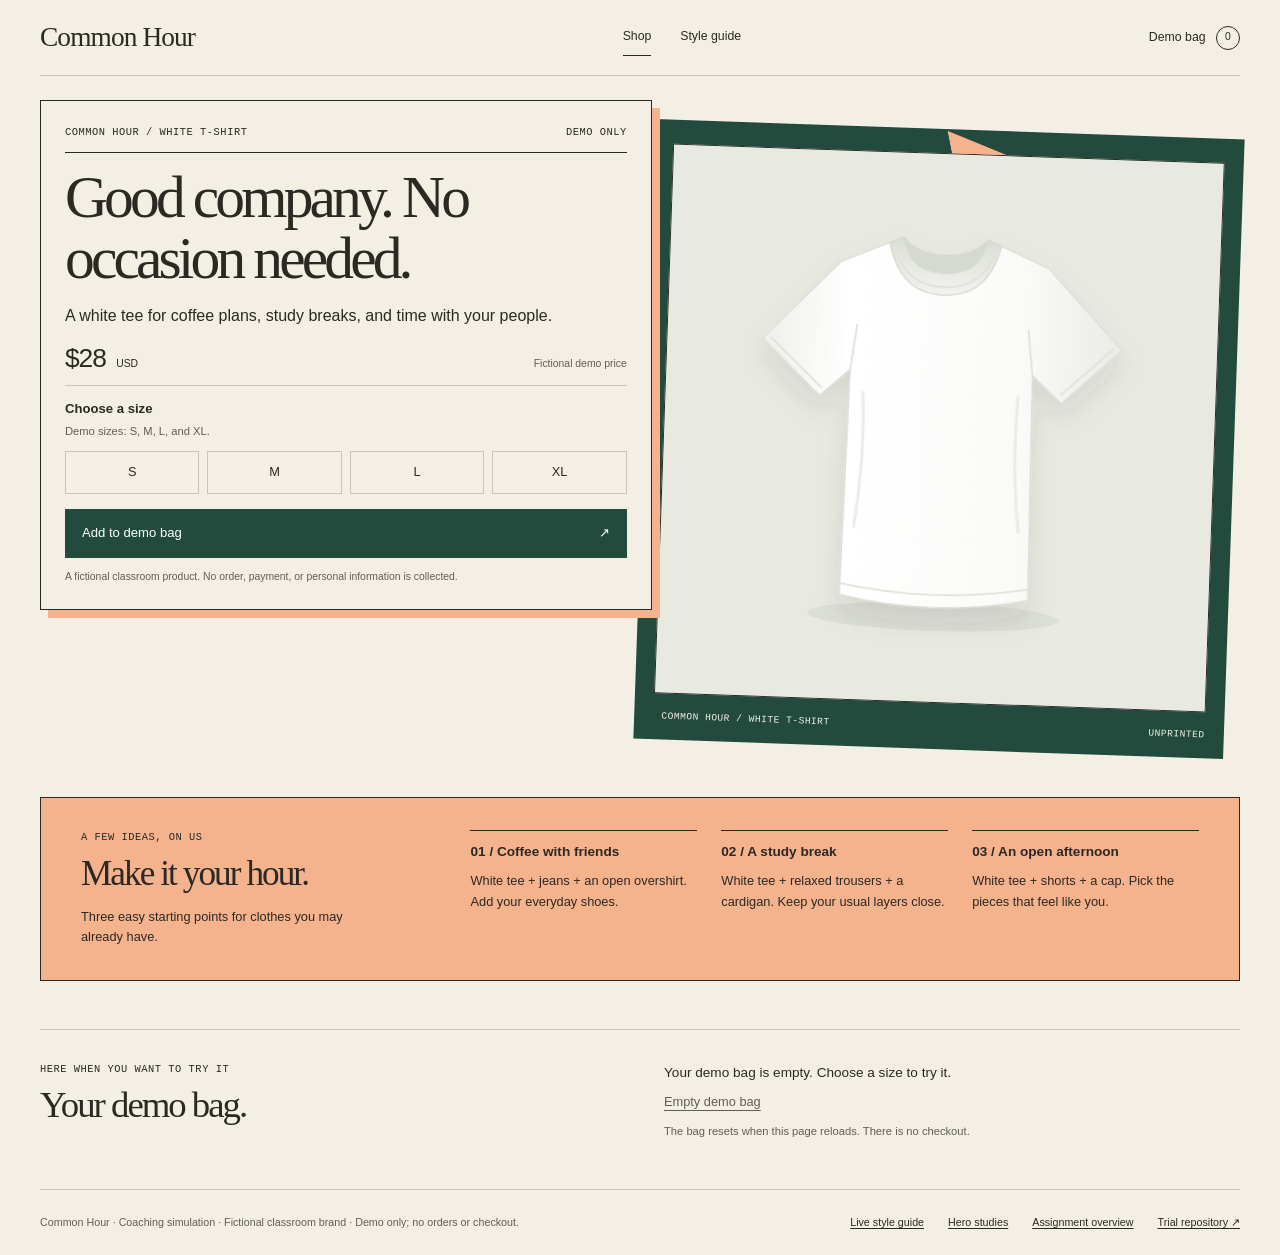
<file: public/index.html>
<!doctype html>
<html lang="en">
  <head>
    <meta charset="utf-8" />
    <meta name="viewport" content="width=device-width, initial-scale=1" />
    <meta
      name="description"
      content="Common Hour — a white tee for coffee plans, study breaks, and time with your people. Fictional classroom storefront; no orders."
    />
    <title>Common Hour — Good company. No occasion needed.</title>
    <link rel="icon" href="data:," />
    <link rel="stylesheet" href="styles.css" />
    <script src="shop.js" defer></script>
  </head>
  <body>
    <a class="skip-link" href="#main">Skip to content</a>
    <header class="site-header wrap">
      <a
        class="brand-link"
        href="index.html"
        aria-label="Common Hour storefront home"
        ><img
          class="wordmark"
          src="assets/wordmark.svg"
          alt="Common Hour"
          width="175"
          height="30"
      /></a>
      <nav class="main-nav" aria-label="Main navigation">
        <a class="nav-link" href="index.html" aria-current="page">Shop</a>
        <a class="nav-link" href="styleguide.html">Style guide</a>
      </nav>
      <a class="bag-link" href="#demo-bag" aria-label="View demo bag"
        >Demo bag <span id="bag-count" class="bag-count">0</span></a
      >
    </header>

    <main id="main">
      <section class="product-section wrap" aria-labelledby="product-title">
        <div class="product-information">
          <p class="eyebrow">
            <span>Common Hour / White T-shirt</span><span>Demo only</span>
          </p>
          <h1 id="product-title" class="brand-headline">
            Good company. No occasion needed.
          </h1>
          <div class="product-intro-row">
            <img
              class="mobile-shirt-preview"
              src="assets/white-shirt.svg"
              alt="Plain white, unbranded short-sleeved T-shirt"
              width="96"
              height="106"
            />
            <p class="brand-body product-intro">
              A white tee for coffee plans, study breaks, and time with your
              people.
            </p>
          </div>
          <div class="price-row">
            <p class="price">$28 <span>USD</span></p>
            <span class="micro-label">Fictional demo price</span>
          </div>
          <form id="product-form" class="product-form" novalidate>
            <fieldset aria-describedby="size-help size-error">
              <legend>Choose a size</legend>
              <p id="size-help" class="field-help">
                Demo sizes: S, M, L, and XL.
              </p>
              <div class="size-options">
                <label class="size-option"
                  ><input type="radio" name="size" value="S" /><span
                    >S</span
                  ></label
                >
                <label class="size-option"
                  ><input type="radio" name="size" value="M" /><span
                    >M</span
                  ></label
                >
                <label class="size-option"
                  ><input type="radio" name="size" value="L" /><span
                    >L</span
                  ></label
                >
                <label class="size-option"
                  ><input type="radio" name="size" value="XL" /><span
                    >XL</span
                  ></label
                >
              </div>
              <p id="size-error" class="field-error" role="alert" hidden>
                Choose a size before adding the shirt to your demo bag.
              </p>
            </fieldset>
            <button class="button button-primary add-button" type="submit">
              Add to demo bag <span aria-hidden="true">↗</span>
            </button>
          </form>
          <p class="demo-disclaimer">
            A fictional classroom product. No order, payment, or personal
            information is collected.
          </p>
        </div>
        <div class="product-visual">
          <img
            class="shirt-image"
            src="assets/white-shirt.svg"
            alt="Plain white, unbranded short-sleeved T-shirt"
            width="800"
            height="880"
            fetchpriority="high"
          />
          <div class="image-caption">
            <span>Common Hour / White T-shirt</span><span>Unprinted</span>
          </div>
        </div>
      </section>
      <section class="outfit-section wrap" aria-labelledby="outfit-title">
        <div>
          <p class="eyebrow">A few ideas, on us</p>
          <h2 id="outfit-title">Make it your hour.</h2>
          <p class="outfit-intro">
            Three easy starting points for clothes you may already have.
          </p>
        </div>
        <ol class="outfit-list">
          <li>
            <h3>01 / Coffee with friends</h3>
            <p>
              White tee + jeans + an open overshirt. Add your everyday shoes.
            </p>
          </li>
          <li>
            <h3>02 / A study break</h3>
            <p>
              White tee + relaxed trousers + a cardigan. Keep your usual layers
              close.
            </p>
          </li>
          <li>
            <h3>03 / An open afternoon</h3>
            <p>
              White tee + shorts + a cap. Pick the pieces that feel like you.
            </p>
          </li>
        </ol>
      </section>

      <section
        id="demo-bag"
        class="bag-section wrap"
        aria-labelledby="bag-title"
      >
        <div>
          <p class="eyebrow">Here when you want to try it</p>
          <h2 id="bag-title">Your demo bag.</h2>
        </div>
        <div class="bag-details">
          <p
            id="bag-status"
            class="bag-message"
            role="status"
            aria-live="polite"
            aria-atomic="true"
          >
            Your demo bag is empty. Choose a size to try it.
          </p>
          <ul id="bag-items" class="bag-items"></ul>
          <button id="clear-bag" class="text-button" type="button" disabled>
            Empty demo bag
          </button>
          <p class="field-help">
            The bag resets when this page reloads. There is no checkout.
          </p>
        </div>
      </section>
    </main>

    <footer class="site-footer wrap">
      <p>
        Common Hour · Coaching simulation · Fictional classroom brand · Demo
        only; no orders or checkout.
      </p>
      <nav aria-label="Project references">
        <a href="styleguide.html">Live style guide</a
        ><a href="explorations/index.html">Hero studies</a
        ><a href="studio.html">Assignment overview</a
        ><a href="https://github.com/kaw393939/is117-brand-studio-trial-1025"
          >Trial repository ↗</a
        >
      </nav>
    </footer>
  </body>
</html>
</file>
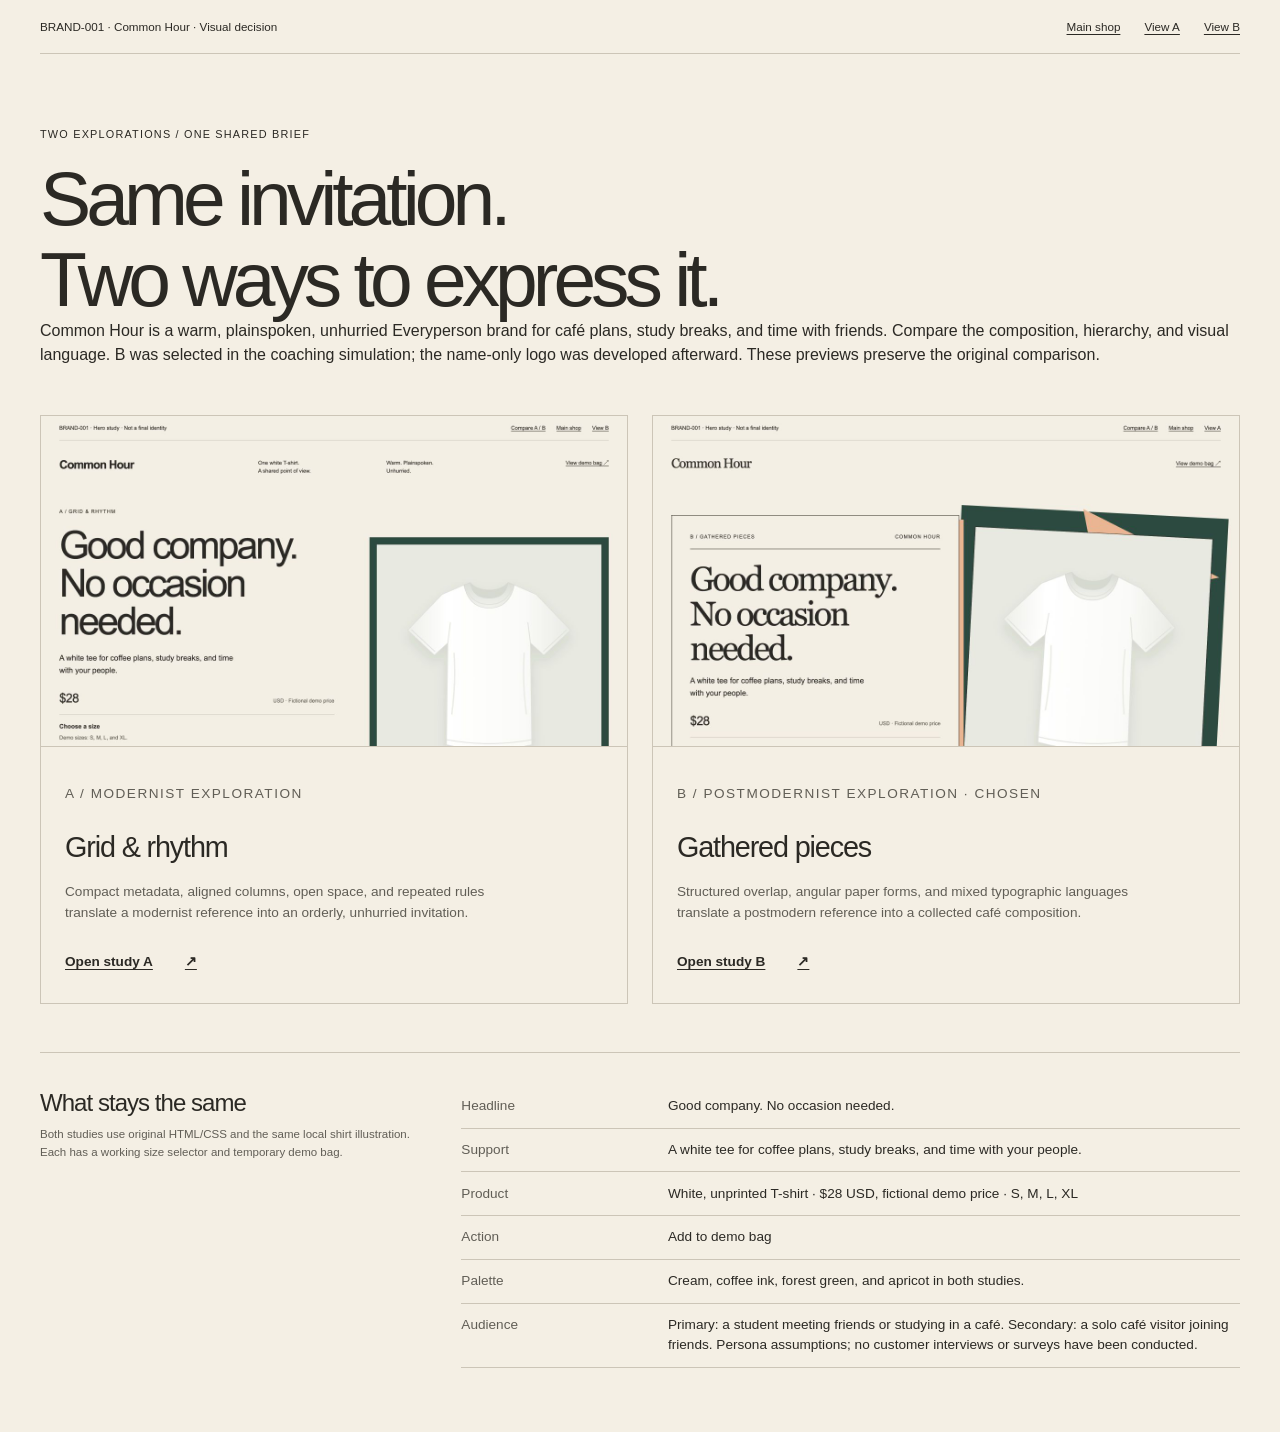
<file: public/explorations/index.html>
<!doctype html>
<html lang="en">
  <head>
    <meta charset="utf-8" />
    <meta name="viewport" content="width=device-width, initial-scale=1" />
    <meta
      name="description"
      content="Compare two Common Hour hero directions with the same white T-shirt, copy, price, and working action."
    />
    <title>Compare A / B — Common Hour hero studies</title>
    <link rel="icon" href="data:," />
    <link rel="stylesheet" href="explorations.css" />
  </head>
  <body>
    <a class="study-skip" href="#main">Skip to content</a>
    <header class="study-bar study-shell">
      <p>BRAND-001 · Common Hour · Visual decision</p>
      <nav aria-label="Preview navigation">
        <a href="../index.html">Main shop</a><a href="modernist.html">View A</a
        ><a href="postmodernist.html">View B</a>
      </nav>
    </header>
    <main id="main" class="study-shell">
      <section class="compare-intro" aria-labelledby="comparison-title">
        <p class="study-label">Two explorations / One shared brief</p>
        <h1 id="comparison-title">
          Same invitation.<br />Two ways to express it.
        </h1>
        <p>
          Common Hour is a warm, plainspoken, unhurried Everyperson brand for
          café plans, study breaks, and time with friends. Compare the
          composition, hierarchy, and visual language. B was selected in the
          coaching simulation; the name-only logo was developed afterward. These
          previews preserve the original comparison.
        </p>
      </section>
      <div class="compare-grid">
        <article class="compare-card">
          <a
            class="compare-preview"
            href="modernist.html"
            aria-label="Open study A, Grid and rhythm"
            ><img
              src="modernist-preview.png"
              alt="Study A: aligned sans-serif invitation beside a green-framed white shirt."
              width="1280"
              height="720"
          /></a>
          <div class="compare-card-body">
            <p class="study-label">A / Modernist exploration</p>
            <h2>Grid &amp; rhythm</h2>
            <p>
              Compact metadata, aligned columns, open space, and repeated rules
              translate a modernist reference into an orderly, unhurried
              invitation.
            </p>
            <a class="compare-link" href="modernist.html"
              >Open study A <span aria-hidden="true">↗</span></a
            >
          </div>
        </article>
        <article class="compare-card">
          <a
            class="compare-preview"
            href="postmodernist.html"
            aria-label="Open study B, Gathered pieces"
            ><img
              src="postmodernist-preview.png"
              alt="Study B: an overlapping paper invitation and angled green-framed white shirt."
              width="1280"
              height="720"
          /></a>
          <div class="compare-card-body">
            <p class="study-label">B / Postmodernist exploration · Chosen</p>
            <h2>Gathered pieces</h2>
            <p>
              Structured overlap, angular paper forms, and mixed typographic
              languages translate a postmodern reference into a collected café
              composition.
            </p>
            <a class="compare-link" href="postmodernist.html"
              >Open study B <span aria-hidden="true">↗</span></a
            >
          </div>
        </article>
      </div>
      <section class="compare-constants" aria-labelledby="constants-title">
        <div>
          <h2 id="constants-title">What stays the same</h2>
          <p class="study-help">
            Both studies use original HTML/CSS and the same local shirt
            illustration. Each has a working size selector and temporary demo
            bag.
          </p>
        </div>
        <dl>
          <div>
            <dt>Headline</dt>
            <dd>Good company. No occasion needed.</dd>
          </div>
          <div>
            <dt>Support</dt>
            <dd>
              A white tee for coffee plans, study breaks, and time with your
              people.
            </dd>
          </div>
          <div>
            <dt>Product</dt>
            <dd>
              White, unprinted T-shirt · $28 USD, fictional demo price · S, M,
              L, XL
            </dd>
          </div>
          <div>
            <dt>Action</dt>
            <dd>Add to demo bag</dd>
          </div>
          <div>
            <dt>Palette</dt>
            <dd>
              Cream, coffee ink, forest green, and apricot in both studies.
            </dd>
          </div>
          <div>
            <dt>Audience</dt>
            <dd>
              Primary: a student meeting friends or studying in a café.
              Secondary: a solo café visitor joining friends. Persona
              assumptions; no customer interviews or surveys have been
              conducted.
            </dd>
          </div>
        </dl>
      </section>
    </main>
  </body>
</html>
</file>
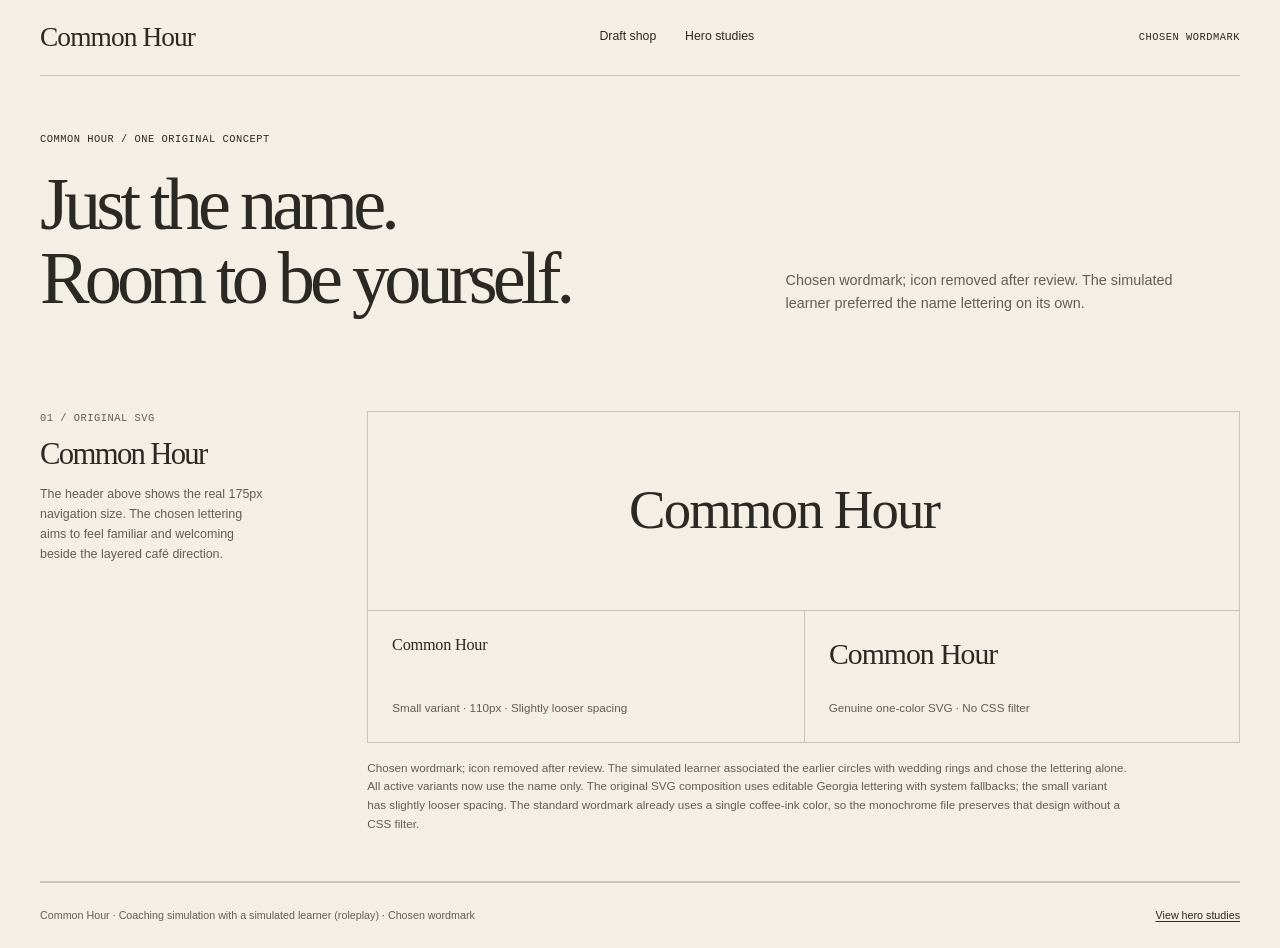
<file: public/logo-study.html>
<!doctype html>
<html lang="en">
  <head>
    <meta charset="utf-8" />
    <meta name="viewport" content="width=device-width, initial-scale=1" />
    <meta
      name="description"
      content="The chosen Common Hour wordmark at navigation size, small size, and in one color."
    />
    <title>Logo study — Common Hour</title>
    <link rel="icon" href="data:," />
    <link rel="stylesheet" href="styles.css" />
  </head>
  <body>
    <a class="skip-link" href="#main">Skip to content</a>
    <header class="site-header wrap">
      <a
        class="brand-link"
        href="index.html"
        aria-label="Common Hour draft storefront home"
        ><img
          class="wordmark"
          src="assets/wordmark.svg"
          alt="Common Hour"
          width="175"
          height="28"
      /></a>
      <nav class="main-nav" aria-label="Main navigation">
        <a class="nav-link" href="index.html">Draft shop</a
        ><a class="nav-link" href="explorations/index.html">Hero studies</a>
      </nav>
      <span class="micro-label">Chosen wordmark</span>
    </header>
    <main id="main">
      <section class="page-hero wrap" aria-labelledby="logo-study-title">
        <p class="eyebrow">Common Hour / One original concept</p>
        <h1 id="logo-study-title">Just the name.<br />Room to be yourself.</h1>
        <p class="hero-summary">
          Chosen wordmark; icon removed after review. The simulated learner
          preferred the name lettering on its own.
        </p>
      </section>
      <section class="guide-section wrap" aria-labelledby="concept-title">
        <div class="section-heading">
          <span class="section-number">01 / Original SVG</span>
          <h2 id="concept-title">Common Hour</h2>
          <p>
            The header above shows the real 175px navigation size. The chosen
            lettering aims to feel familiar and welcoming beside the layered
            café direction.
          </p>
        </div>
        <div class="guide-content">
          <div class="logo-board">
            <img
              src="assets/wordmark.svg"
              alt="Common Hour serif wordmark"
              width="350"
              height="56"
            />
          </div>
          <div class="logo-variants">
            <div class="logo-variant">
              <img
                class="logo-small"
                src="assets/wordmark-small.svg"
                alt="Common Hour wordmark with small-size spacing"
                width="110"
                height="18"
              />
              <p>Small variant · 110px · Slightly looser spacing</p>
            </div>
            <div class="logo-variant">
              <img
                class="logo-mono"
                src="assets/wordmark-mono.svg"
                alt="Common Hour in one coffee-ink color"
                width="190"
                height="30"
              />
              <p>Genuine one-color SVG · No CSS filter</p>
            </div>
          </div>
          <p class="guide-note">
            Chosen wordmark; icon removed after review. The simulated learner
            associated the earlier circles with wedding rings and chose the
            lettering alone. All active variants now use the name only. The
            original SVG composition uses editable Georgia lettering with system
            fallbacks; the small variant has slightly looser spacing. The
            standard wordmark already uses a single coffee-ink color, so the
            monochrome file preserves that design without a CSS filter.
          </p>
        </div>
      </section>
    </main>
    <footer class="site-footer wrap">
      <p>
        Common Hour · Coaching simulation with a simulated learner (roleplay) ·
        Chosen wordmark
      </p>
      <a href="explorations/index.html">View hero studies</a>
    </footer>
  </body>
</html>
</file>
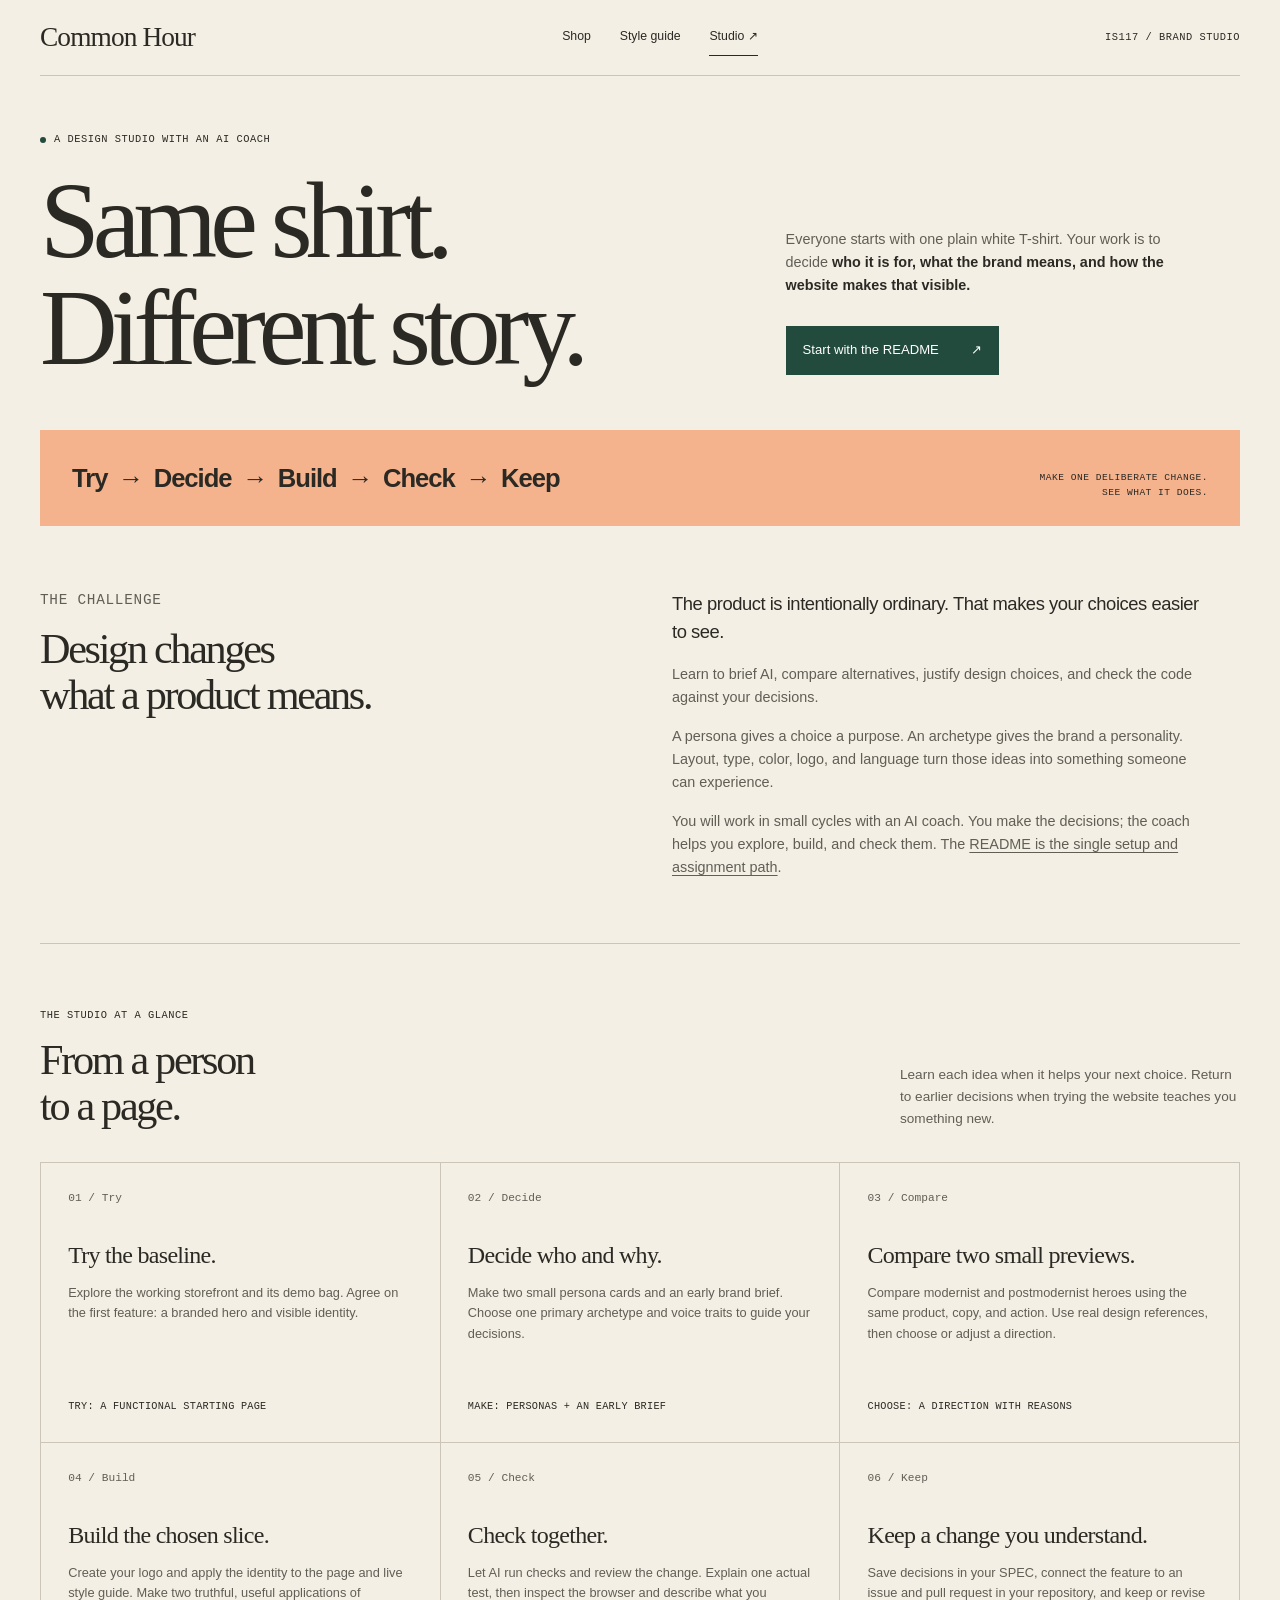
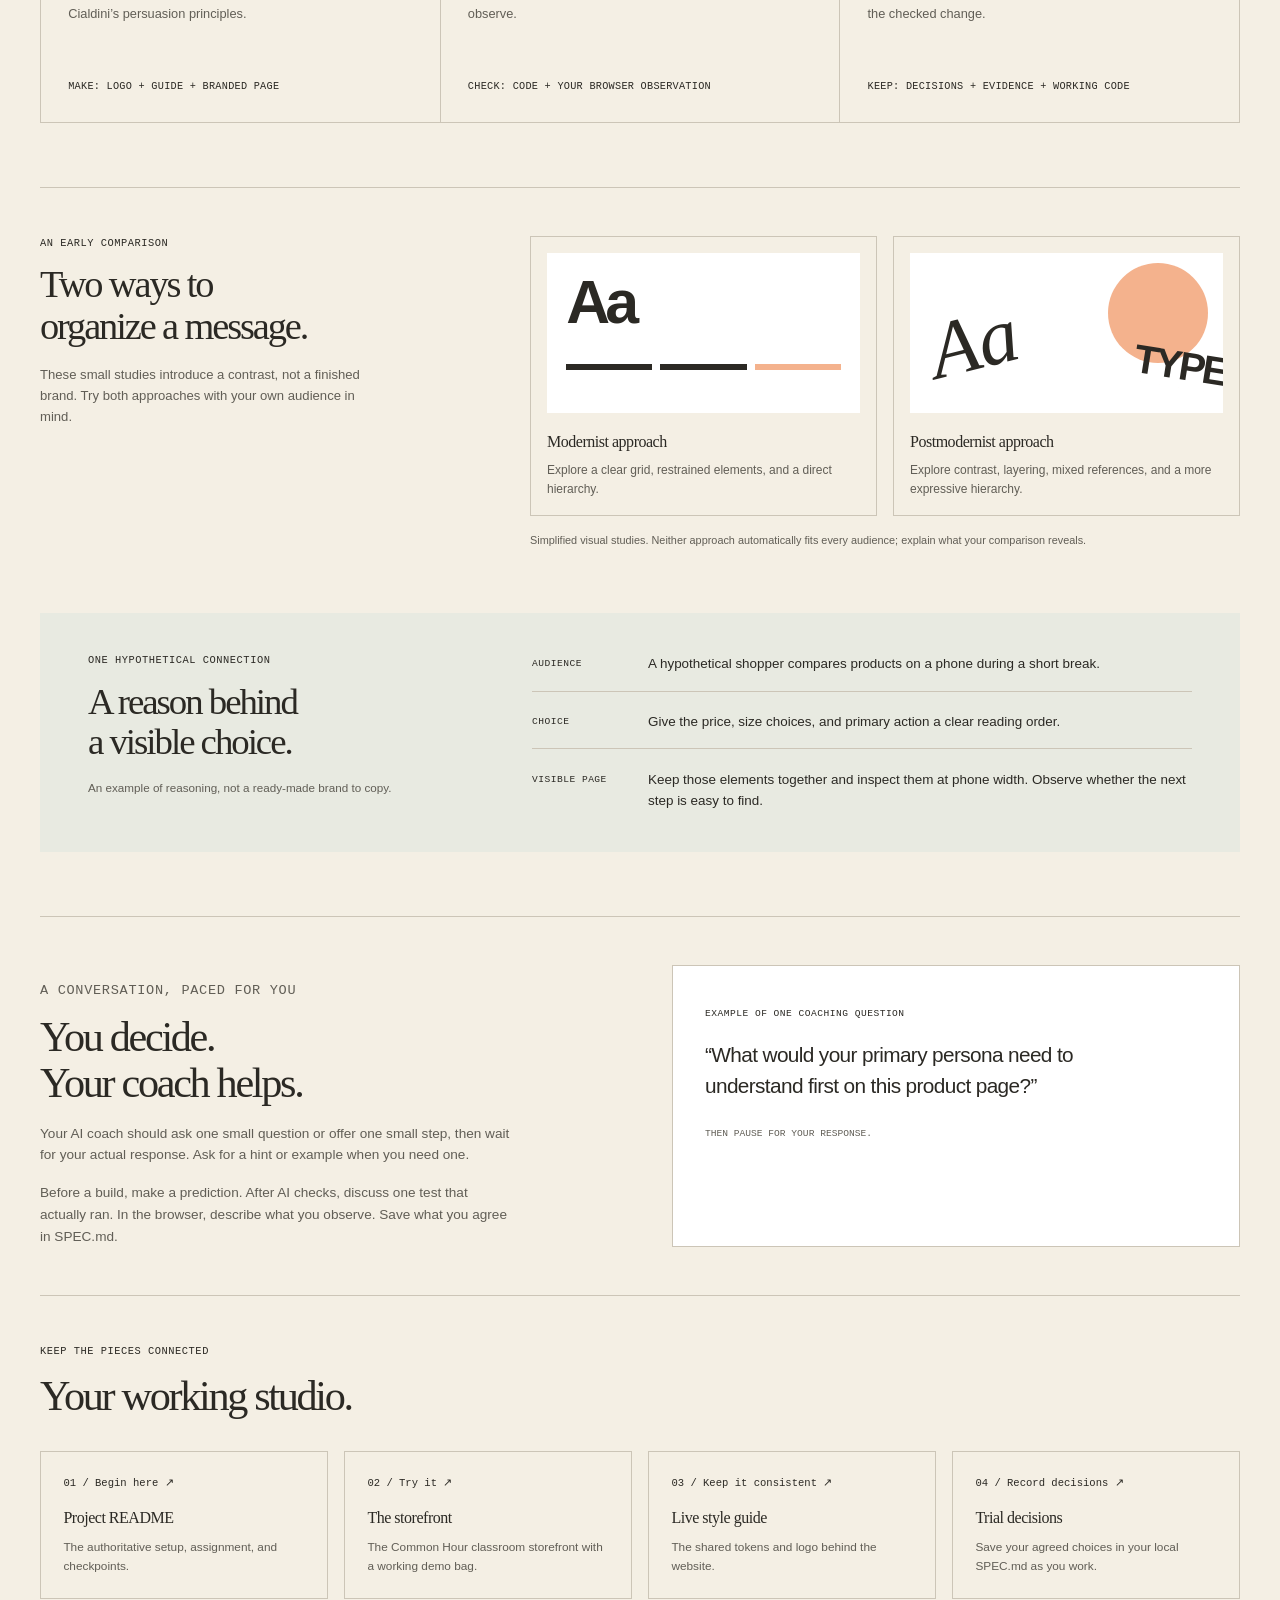
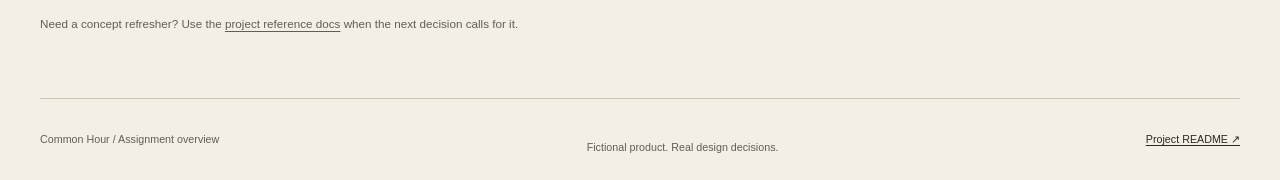
<file: public/studio.html>
<!doctype html>
<html lang="en">
  <head>
    <meta charset="utf-8" />
    <meta name="viewport" content="width=device-width, initial-scale=1" />
    <meta
      name="description"
      content="IS117 Brand Studio: turn one plain white T-shirt into a deliberate brand and website, with an AI coach and decisions you can explain."
    />
    <title>Same shirt. Different story. — IS117 Brand Studio</title>
    <link rel="icon" href="data:," />
    <link rel="stylesheet" href="styles.css" />
    <link rel="stylesheet" href="studio.css" />
  </head>
  <body>
    <a class="skip-link" href="#main">Skip to content</a>
    <header class="site-header wrap">
      <a
        class="brand-link"
        href="index.html"
        aria-label="Common Hour storefront home"
        ><img
          class="wordmark"
          src="assets/wordmark.svg"
          alt="Common Hour"
          width="175"
          height="26"
      /></a>
      <nav class="main-nav" aria-label="Main navigation">
        <a class="nav-link" href="index.html">Shop</a
        ><a class="nav-link" href="styleguide.html">Style guide</a
        ><a class="nav-link" href="studio.html" aria-current="page"
          >Studio <span aria-hidden="true">↗</span></a
        >
      </nav>
      <span class="micro-label">IS117 / Brand Studio</span>
    </header>
    <main id="main">
      <section
        class="page-hero studio-hero wrap"
        aria-labelledby="studio-title"
      >
        <p class="eyebrow">
          <span class="status-dot" aria-hidden="true"></span> A design studio
          with an AI coach
        </p>
        <h1 id="studio-title">Same shirt.<br />Different story.</h1>
        <div class="hero-summary">
          <p>
            Everyone starts with one plain white T-shirt. Your work is to decide
            <strong
              >who it is for, what the brand means, and how the website makes
              that visible.</strong
            >
          </p>
          <a
            class="button button-primary"
            href="https://github.com/kaw393939/is117-brand-studio-trial-1025#readme"
            >Start with the README <span aria-hidden="true">↗</span></a
          >
        </div>
      </section>
      <div class="studio-ribbon wrap">
        <p class="cycle">
          Try <span aria-hidden="true">→</span> Decide
          <span aria-hidden="true">→</span> Build
          <span aria-hidden="true">→</span> Check
          <span aria-hidden="true">→</span> Keep
        </p>
        <p class="micro-label">
          Make one deliberate change.<br />See what it does.
        </p>
      </div>

      <section class="studio-intro wrap" aria-labelledby="why-title">
        <div>
          <p class="eyebrow">The challenge</p>
          <h2 id="why-title">Design changes<br />what a product means.</h2>
        </div>
        <div>
          <p class="lead">
            The product is intentionally ordinary. That makes your choices
            easier to see.
          </p>
          <p>
            Learn to brief AI, compare alternatives, justify design choices, and
            check the code against your decisions.
          </p>
          <p>
            A persona gives a choice a purpose. An archetype gives the brand a
            personality. Layout, type, color, logo, and language turn those
            ideas into something someone can experience.
          </p>
          <p>
            You will work in small cycles with an AI coach. You make the
            decisions; the coach helps you explore, build, and check them. The
            <a
              href="https://github.com/kaw393939/is117-brand-studio-trial-1025#readme"
              >README is the single setup and assignment path</a
            >.
          </p>
        </div>
      </section>

      <section class="path-section wrap" aria-labelledby="path-title">
        <div class="path-intro">
          <div>
            <p class="eyebrow">The studio at a glance</p>
            <h2 id="path-title">From a person<br />to a page.</h2>
          </div>
          <p>
            Learn each idea when it helps your next choice. Return to earlier
            decisions when trying the website teaches you something new.
          </p>
        </div>
        <ol class="studio-path">
          <li>
            <span class="stage-number">01 / Try</span>
            <h3>Try the baseline.</h3>
            <p>
              Explore the working storefront and its demo bag. Agree on the
              first feature: a branded hero and visible identity.
            </p>
            <p class="stage-output">Try: a functional starting page</p>
          </li>
          <li>
            <span class="stage-number">02 / Decide</span>
            <h3>Decide who and why.</h3>
            <p>
              Make two small persona cards and an early brand brief. Choose one
              primary archetype and voice traits to guide your decisions.
            </p>
            <p class="stage-output">Make: personas + an early brief</p>
          </li>
          <li>
            <span class="stage-number">03 / Compare</span>
            <h3>Compare two small previews.</h3>
            <p>
              Compare modernist and postmodernist heroes using the same product,
              copy, and action. Use real design references, then choose or
              adjust a direction.
            </p>
            <p class="stage-output">Choose: a direction with reasons</p>
          </li>
          <li>
            <span class="stage-number">04 / Build</span>
            <h3>Build the chosen slice.</h3>
            <p>
              Create your logo and apply the identity to the page and live style
              guide. Make two truthful, useful applications of Cialdini’s
              persuasion principles.
            </p>
            <p class="stage-output">Make: logo + guide + branded page</p>
          </li>
          <li>
            <span class="stage-number">05 / Check</span>
            <h3>Check together.</h3>
            <p>
              Let AI run checks and review the change. Explain one actual test,
              then inspect the browser and describe what you observe.
            </p>
            <p class="stage-output">Check: code + your browser observation</p>
          </li>
          <li>
            <span class="stage-number">06 / Keep</span>
            <h3>Keep a change you understand.</h3>
            <p>
              Save decisions in your SPEC, connect the feature to an issue and
              pull request in your repository, and keep or revise the checked
              change.
            </p>
            <p class="stage-output">
              Keep: decisions + evidence + working code
            </p>
          </li>
        </ol>
      </section>

      <section
        class="comparison-section wrap"
        aria-labelledby="comparison-title"
      >
        <div>
          <p class="eyebrow">An early comparison</p>
          <h2 id="comparison-title">Two ways to<br />organize a message.</h2>
          <p class="comparison-description">
            These small studies introduce a contrast, not a finished brand. Try
            both approaches with your own audience in mind.
          </p>
        </div>
        <div class="comparison-grid">
          <article class="direction-card">
            <div class="direction-sketch modern-sketch" aria-hidden="true">
              <i></i><i></i><i></i>
            </div>
            <h3>Modernist approach</h3>
            <p>
              Explore a clear grid, restrained elements, and a direct hierarchy.
            </p>
          </article>
          <article class="direction-card">
            <div class="direction-sketch postmodern-sketch" aria-hidden="true">
              <i></i>
            </div>
            <h3>Postmodernist approach</h3>
            <p>
              Explore contrast, layering, mixed references, and a more
              expressive hierarchy.
            </p>
          </article>
          <p class="comparison-caption">
            Simplified visual studies. Neither approach automatically fits every
            audience; explain what your comparison reveals.
          </p>
        </div>
      </section>

      <section class="example-section wrap" aria-labelledby="example-title">
        <div>
          <p class="eyebrow">One hypothetical connection</p>
          <h2 id="example-title">A reason behind<br />a visible choice.</h2>
          <p class="guide-note">
            An example of reasoning, not a ready-made brand to copy.
          </p>
        </div>
        <div class="example-chain">
          <div class="example-step">
            <span class="micro-label">Audience</span>
            <p>
              A hypothetical shopper compares products on a phone during a short
              break.
            </p>
          </div>
          <div class="example-step">
            <span class="micro-label">Choice</span>
            <p>
              Give the price, size choices, and primary action a clear reading
              order.
            </p>
          </div>
          <div class="example-step">
            <span class="micro-label">Visible page</span>
            <p>
              Keep those elements together and inspect them at phone width.
              Observe whether the next step is easy to find.
            </p>
          </div>
        </div>
      </section>

      <section class="coach-section wrap" aria-labelledby="coach-title">
        <div>
          <p class="eyebrow">A conversation, paced for you</p>
          <h2 id="coach-title">You decide.<br />Your coach helps.</h2>
          <p>
            Your AI coach should ask one small question or offer one small step,
            then wait for your actual response. Ask for a hint or example when
            you need one.
          </p>
          <p>
            Before a build, make a prediction. After AI checks, discuss one test
            that actually ran. In the browser, describe what you observe. Save
            what you agree in SPEC.md.
          </p>
        </div>
        <blockquote class="coach-quote">
          <span class="micro-label">Example of one coaching question</span>
          <p>
            “What would your primary persona need to understand first on this
            product page?”
          </p>
          <footer>Then pause for your response.</footer>
        </blockquote>
      </section>

      <section class="resource-section wrap" aria-labelledby="resources-title">
        <p class="eyebrow">Keep the pieces connected</p>
        <h2 id="resources-title">Your working studio.</h2>
        <div class="resource-grid">
          <a
            class="resource-card"
            href="https://github.com/kaw393939/is117-brand-studio-trial-1025#readme"
            ><span>01 / Begin here ↗</span>
            <h3>Project README</h3>
            <p>The authoritative setup, assignment, and checkpoints.</p></a
          >
          <a class="resource-card" href="index.html"
            ><span>02 / Try it ↗</span>
            <h3>The storefront</h3>
            <p>
              The Common Hour classroom storefront with a working demo bag.
            </p></a
          >
          <a class="resource-card" href="styleguide.html"
            ><span>03 / Keep it consistent ↗</span>
            <h3>Live style guide</h3>
            <p>The shared tokens and logo behind the website.</p></a
          >
          <a
            class="resource-card"
            href="https://github.com/kaw393939/is117-brand-studio-trial-1025/blob/main/SPEC.md"
            ><span>04 / Record decisions ↗</span>
            <h3>Trial decisions</h3>
            <p>
              Save your agreed choices in your local SPEC.md as you work.
            </p></a
          >
        </div>
        <p class="guide-note">
          Need a concept refresher? Use the
          <a
            href="https://github.com/kaw393939/is117-brand-studio-trial-1025/tree/main/docs"
            >project reference docs</a
          >
          when the next decision calls for it.
        </p>
      </section>
    </main>
    <footer class="site-footer wrap">
      <p>
        Common Hour <span class="footer-separator"> / </span> Assignment
        overview
      </p>
      <p class="footer-tagline">Fictional product. Real design decisions.</p>
      <a
        href="https://github.com/kaw393939/is117-brand-studio-trial-1025#readme"
        >Project README <span aria-hidden="true">↗</span></a
      >
    </footer>
  </body>
</html>
</file>
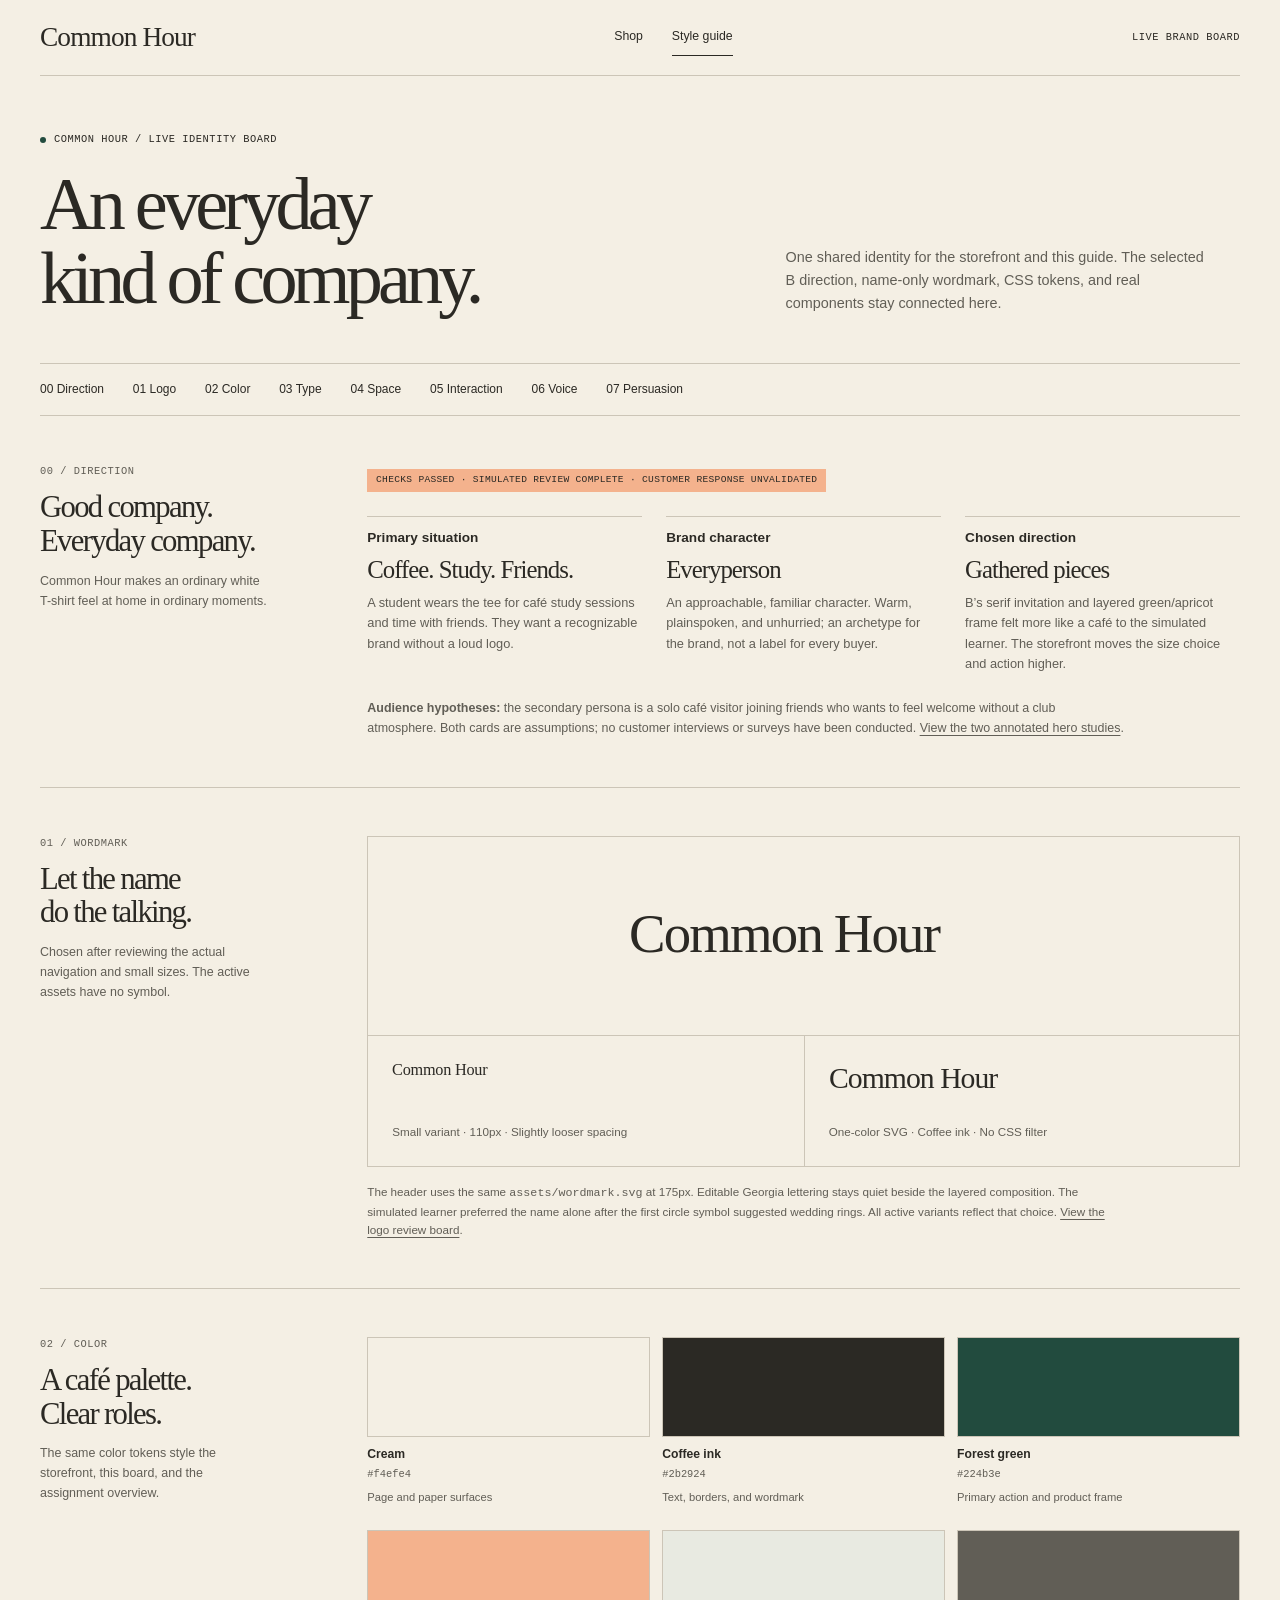
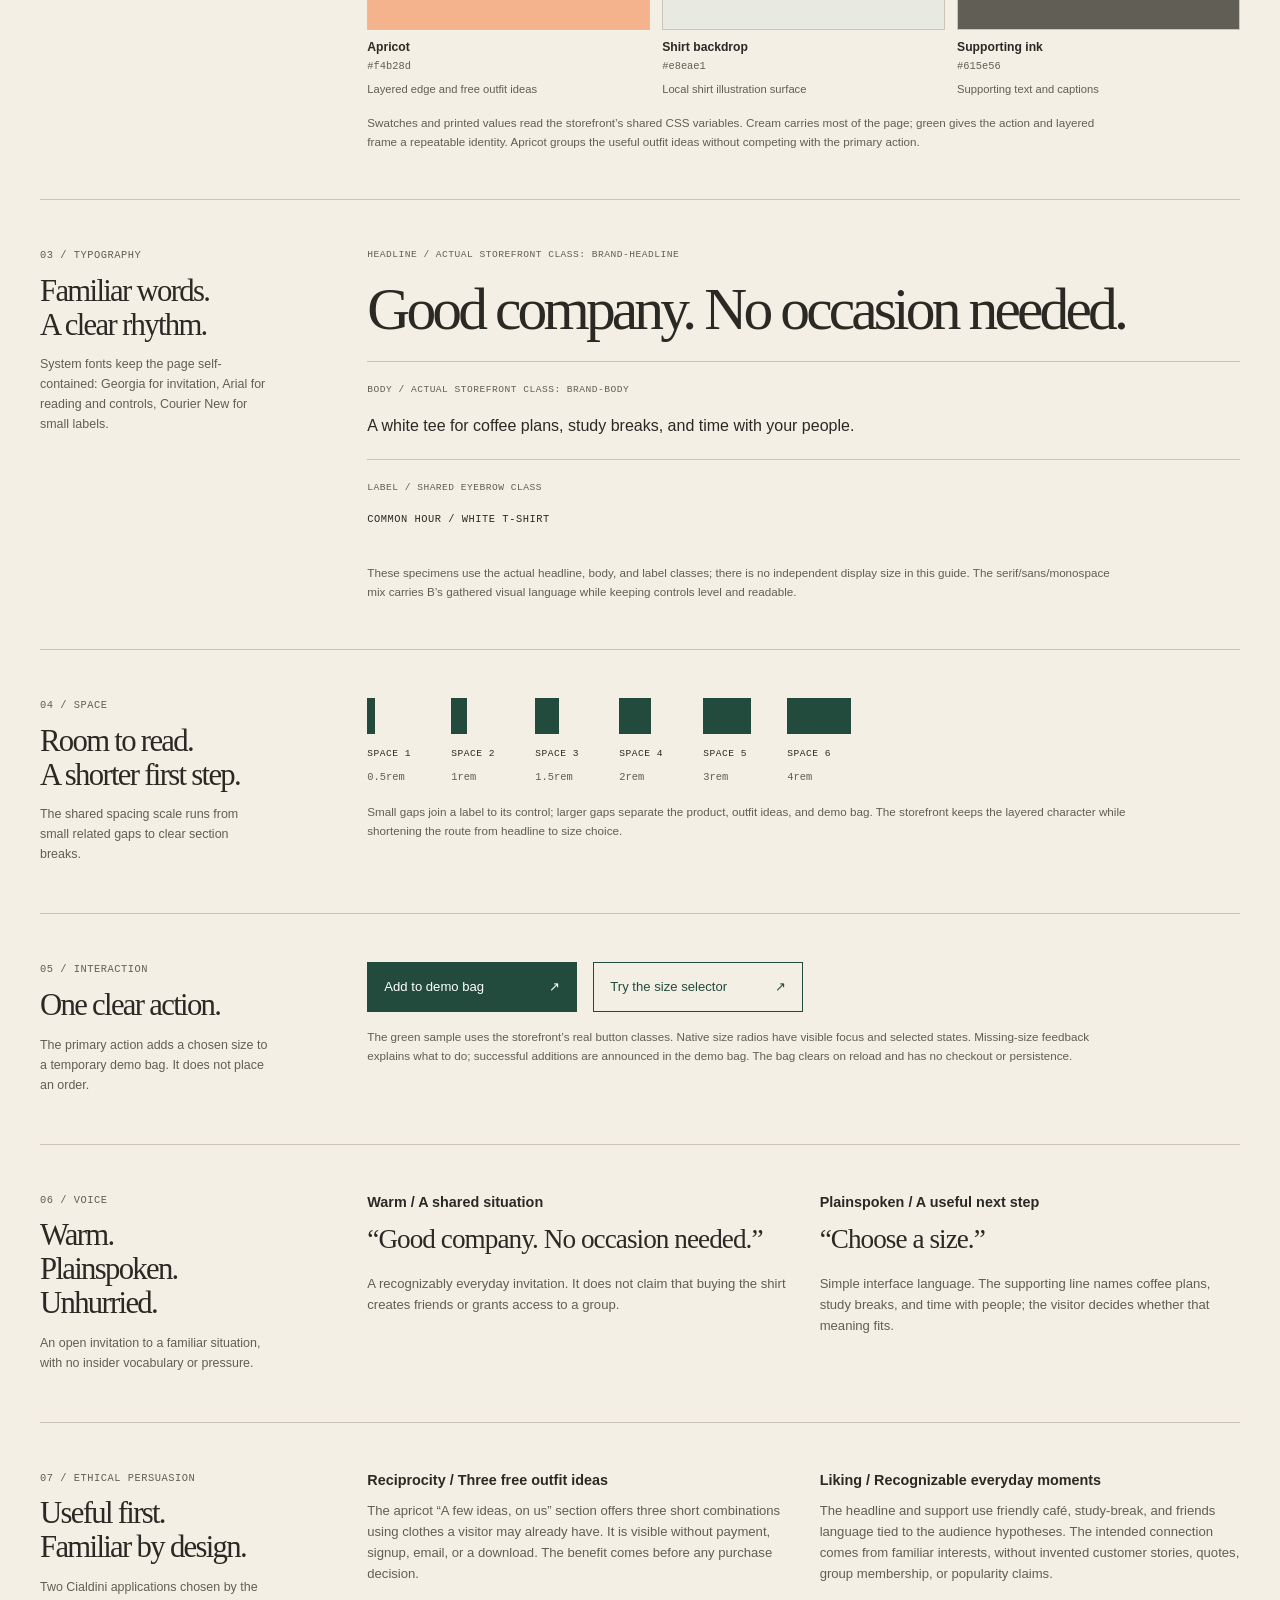
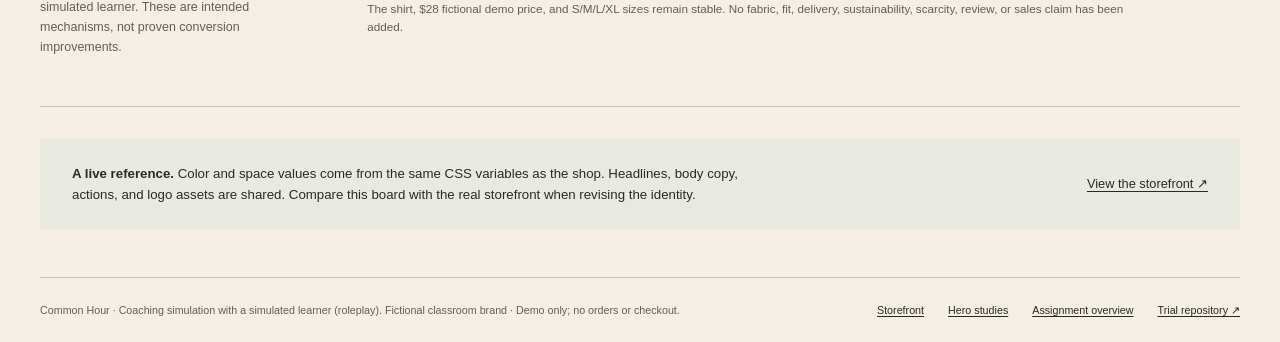
<file: public/styleguide.html>
<!doctype html>
<html lang="en">
  <head>
    <meta charset="utf-8" />
    <meta name="viewport" content="width=device-width, initial-scale=1" />
    <meta
      name="description"
      content="Common Hour’s live brand board: chosen direction, wordmark, shared tokens, typography, interactions, voice, and ethical persuasion."
    />
    <title>Live style guide — Common Hour</title>
    <link rel="icon" href="data:," />
    <link rel="stylesheet" href="styles.css" />
    <script src="styleguide.js" defer></script>
  </head>
  <body>
    <a class="skip-link" href="#main">Skip to content</a>
    <header class="site-header wrap">
      <a
        class="brand-link"
        href="index.html"
        aria-label="Common Hour storefront home"
        ><img
          class="wordmark"
          src="assets/wordmark.svg"
          alt="Common Hour"
          width="175"
          height="36"
      /></a>
      <nav class="main-nav" aria-label="Main navigation">
        <a class="nav-link" href="index.html">Shop</a
        ><a class="nav-link" href="styleguide.html" aria-current="page"
          >Style guide</a
        >
      </nav>
      <span class="micro-label">Live brand board</span>
    </header>
    <main id="main">
      <section class="page-hero wrap" aria-labelledby="guide-title">
        <p class="eyebrow">
          <span class="status-dot" aria-hidden="true"></span>Common Hour / Live
          identity board
        </p>
        <h1 id="guide-title">An everyday<br />kind of company.</h1>
        <p class="hero-summary">
          One shared identity for the storefront and this guide. The selected B
          direction, name-only wordmark, CSS tokens, and real components stay
          connected here.
        </p>
      </section>
      <nav class="page-subnav wrap" aria-label="Style guide sections">
        <a class="section-link" href="#direction">00 Direction</a
        ><a class="section-link" href="#logo">01 Logo</a
        ><a class="section-link" href="#palette">02 Color</a
        ><a class="section-link" href="#type">03 Type</a
        ><a class="section-link" href="#spacing">04 Space</a
        ><a class="section-link" href="#buttons">05 Interaction</a
        ><a class="section-link" href="#voice">06 Voice</a
        ><a class="section-link" href="#persuasion">07 Persuasion</a>
      </nav>
      <section
        id="direction"
        class="guide-section wrap"
        aria-labelledby="direction-title"
      >
        <div class="section-heading">
          <span class="section-number">00 / Direction</span>
          <h2 id="direction-title">Good company.<br />Everyday company.</h2>
          <p>
            Common Hour makes an ordinary white T-shirt feel at home in ordinary
            moments.
          </p>
        </div>
        <div class="guide-content">
          <span class="draft-label"
            >Checks passed · Simulated review complete · Customer response
            unvalidated</span
          >
          <div class="decision-grid">
            <div>
              <h3>Primary situation</h3>
              <p class="decision-value">Coffee. Study. Friends.</p>
              <p>
                A student wears the tee for café study sessions and time with
                friends. They want a recognizable brand without a loud logo.
              </p>
            </div>
            <div>
              <h3>Brand character</h3>
              <p class="decision-value">Everyperson</p>
              <p>
                An approachable, familiar character. Warm, plainspoken, and
                unhurried; an archetype for the brand, not a label for every
                buyer.
              </p>
            </div>
            <div>
              <h3>Chosen direction</h3>
              <p class="decision-value">Gathered pieces</p>
              <p>
                B’s serif invitation and layered green/apricot frame felt more
                like a café to the simulated learner. The storefront moves the
                size choice and action higher.
              </p>
            </div>
          </div>
          <p class="persona-note">
            <strong>Audience hypotheses:</strong> the secondary persona is a
            solo café visitor joining friends who wants to feel welcome without
            a club atmosphere. Both cards are assumptions; no customer
            interviews or surveys have been conducted.
            <a href="explorations/index.html"
              >View the two annotated hero studies</a
            >.
          </p>
        </div>
      </section>
      <section
        id="logo"
        class="guide-section wrap"
        aria-labelledby="logo-title"
      >
        <div class="section-heading">
          <span class="section-number">01 / Wordmark</span>
          <h2 id="logo-title">Let the name<br />do the talking.</h2>
          <p>
            Chosen after reviewing the actual navigation and small sizes. The
            active assets have no symbol.
          </p>
        </div>
        <div class="guide-content">
          <div class="logo-board">
            <img
              src="assets/wordmark.svg"
              alt="Common Hour wordmark"
              width="350"
              height="73"
            />
          </div>
          <div class="logo-variants">
            <div class="logo-variant">
              <img
                class="logo-small"
                src="assets/wordmark-small.svg"
                alt="Common Hour small-size wordmark"
                width="110"
                height="21"
              />
              <p>Small variant · 110px · Slightly looser spacing</p>
            </div>
            <div class="logo-variant">
              <img
                class="logo-mono"
                src="assets/wordmark-mono.svg"
                alt="Common Hour single-color wordmark"
                width="190"
                height="40"
              />
              <p>One-color SVG · Coffee ink · No CSS filter</p>
            </div>
          </div>
          <p class="guide-note">
            The header uses the same <code>assets/wordmark.svg</code> at 175px.
            Editable Georgia lettering stays quiet beside the layered
            composition. The simulated learner preferred the name alone after
            the first circle symbol suggested wedding rings. All active variants
            reflect that choice.
            <a href="logo-study.html">View the logo review board</a>.
          </p>
        </div>
      </section>
      <section
        id="palette"
        class="guide-section wrap"
        aria-labelledby="palette-title"
      >
        <div class="section-heading">
          <span class="section-number">02 / Color</span>
          <h2 id="palette-title">A café palette.<br />Clear roles.</h2>
          <p>
            The same color tokens style the storefront, this board, and the
            assignment overview.
          </p>
        </div>
        <div class="guide-content">
          <div class="palette-grid">
            <article class="palette-card">
              <div
                class="color-swatch"
                style="--swatch-color: var(--color-paper)"
              ></div>
              <h3>Cream</h3>
              <code data-color-token="--color-paper">CSS token</code>
              <p>Page and paper surfaces</p>
            </article>
            <article class="palette-card">
              <div
                class="color-swatch"
                style="--swatch-color: var(--color-ink)"
              ></div>
              <h3>Coffee ink</h3>
              <code data-color-token="--color-ink">CSS token</code>
              <p>Text, borders, and wordmark</p>
            </article>
            <article class="palette-card">
              <div
                class="color-swatch"
                style="--swatch-color: var(--color-green)"
              ></div>
              <h3>Forest green</h3>
              <code data-color-token="--color-green">CSS token</code>
              <p>Primary action and product frame</p>
            </article>
            <article class="palette-card">
              <div
                class="color-swatch"
                style="--swatch-color: var(--color-accent)"
              ></div>
              <h3>Apricot</h3>
              <code data-color-token="--color-accent">CSS token</code>
              <p>Layered edge and free outfit ideas</p>
            </article>
            <article class="palette-card">
              <div
                class="color-swatch"
                style="--swatch-color: var(--color-soft)"
              ></div>
              <h3>Shirt backdrop</h3>
              <code data-color-token="--color-soft">CSS token</code>
              <p>Local shirt illustration surface</p>
            </article>
            <article class="palette-card">
              <div
                class="color-swatch"
                style="--swatch-color: var(--color-muted)"
              ></div>
              <h3>Supporting ink</h3>
              <code data-color-token="--color-muted">CSS token</code>
              <p>Supporting text and captions</p>
            </article>
          </div>
          <p class="guide-note">
            Swatches and printed values read the storefront’s shared CSS
            variables. Cream carries most of the page; green gives the action
            and layered frame a repeatable identity. Apricot groups the useful
            outfit ideas without competing with the primary action.
          </p>
        </div>
      </section>
      <section
        id="type"
        class="guide-section wrap"
        aria-labelledby="type-title"
      >
        <div class="section-heading">
          <span class="section-number">03 / Typography</span>
          <h2 id="type-title">Familiar words.<br />A clear rhythm.</h2>
          <p>
            System fonts keep the page self-contained: Georgia for invitation,
            Arial for reading and controls, Courier New for small labels.
          </p>
        </div>
        <div class="guide-content">
          <div class="type-specimen">
            <span class="type-label"
              >Headline / actual storefront class: brand-headline</span
            >
            <p class="brand-headline">Good company. No occasion needed.</p>
          </div>
          <div class="type-specimen">
            <span class="type-label"
              >Body / actual storefront class: brand-body</span
            >
            <p class="brand-body">
              A white tee for coffee plans, study breaks, and time with your
              people.
            </p>
          </div>
          <div class="type-specimen">
            <span class="type-label">Label / shared eyebrow class</span>
            <p class="eyebrow">Common Hour / White T-shirt</p>
          </div>
          <p class="guide-note">
            These specimens use the actual headline, body, and label classes;
            there is no independent display size in this guide. The
            serif/sans/monospace mix carries B’s gathered visual language while
            keeping controls level and readable.
          </p>
        </div>
      </section>
      <section
        id="spacing"
        class="guide-section wrap"
        aria-labelledby="spacing-title"
      >
        <div class="section-heading">
          <span class="section-number">04 / Space</span>
          <h2 id="spacing-title">Room to read.<br />A shorter first step.</h2>
          <p>
            The shared spacing scale runs from small related gaps to clear
            section breaks.
          </p>
        </div>
        <div class="guide-content">
          <div class="spacing-grid">
            <div class="spacing-token">
              <div
                class="spacing-bar"
                style="--token-size: var(--space-1)"
              ></div>
              <span class="token-name">Space 1</span
              ><code data-space-token="--space-1">CSS token</code>
            </div>
            <div class="spacing-token">
              <div
                class="spacing-bar"
                style="--token-size: var(--space-2)"
              ></div>
              <span class="token-name">Space 2</span
              ><code data-space-token="--space-2">CSS token</code>
            </div>
            <div class="spacing-token">
              <div
                class="spacing-bar"
                style="--token-size: var(--space-3)"
              ></div>
              <span class="token-name">Space 3</span
              ><code data-space-token="--space-3">CSS token</code>
            </div>
            <div class="spacing-token">
              <div
                class="spacing-bar"
                style="--token-size: var(--space-4)"
              ></div>
              <span class="token-name">Space 4</span
              ><code data-space-token="--space-4">CSS token</code>
            </div>
            <div class="spacing-token">
              <div
                class="spacing-bar"
                style="--token-size: var(--space-5)"
              ></div>
              <span class="token-name">Space 5</span
              ><code data-space-token="--space-5">CSS token</code>
            </div>
            <div class="spacing-token">
              <div
                class="spacing-bar"
                style="--token-size: var(--space-6)"
              ></div>
              <span class="token-name">Space 6</span
              ><code data-space-token="--space-6">CSS token</code>
            </div>
          </div>
          <p class="guide-note">
            Small gaps join a label to its control; larger gaps separate the
            product, outfit ideas, and demo bag. The storefront keeps the
            layered character while shortening the route from headline to size
            choice.
          </p>
        </div>
      </section>
      <section
        id="buttons"
        class="guide-section wrap"
        aria-labelledby="buttons-title"
      >
        <div class="section-heading">
          <span class="section-number">05 / Interaction</span>
          <h2 id="buttons-title">One clear action.</h2>
          <p>
            The primary action adds a chosen size to a temporary demo bag. It
            does not place an order.
          </p>
        </div>
        <div class="guide-content">
          <div class="button-samples">
            <span class="button button-primary"
              >Add to demo bag <span aria-hidden="true">↗</span></span
            ><a class="button button-secondary" href="index.html#product-form"
              >Try the size selector <span aria-hidden="true">↗</span></a
            >
          </div>
          <p class="guide-note">
            The green sample uses the storefront’s real button classes. Native
            size radios have visible focus and selected states. Missing-size
            feedback explains what to do; successful additions are announced in
            the demo bag. The bag clears on reload and has no checkout or
            persistence.
          </p>
        </div>
      </section>
      <section
        id="voice"
        class="guide-section wrap"
        aria-labelledby="voice-title"
      >
        <div class="section-heading">
          <span class="section-number">06 / Voice</span>
          <h2 id="voice-title">Warm.<br />Plainspoken.<br />Unhurried.</h2>
          <p>
            An open invitation to a familiar situation, with no insider
            vocabulary or pressure.
          </p>
        </div>
        <div class="guide-content">
          <div class="voice-grid">
            <div>
              <h3>Warm / A shared situation</h3>
              <p class="voice-example">“Good company. No occasion needed.”</p>
              <p>
                A recognizably everyday invitation. It does not claim that
                buying the shirt creates friends or grants access to a group.
              </p>
            </div>
            <div>
              <h3>Plainspoken / A useful next step</h3>
              <p class="voice-example">“Choose a size.”</p>
              <p>
                Simple interface language. The supporting line names coffee
                plans, study breaks, and time with people; the visitor decides
                whether that meaning fits.
              </p>
            </div>
          </div>
        </div>
      </section>
      <section
        id="persuasion"
        class="guide-section wrap"
        aria-labelledby="persuasion-title"
      >
        <div class="section-heading">
          <span class="section-number">07 / Ethical persuasion</span>
          <h2 id="persuasion-title">Useful first.<br />Familiar by design.</h2>
          <p>
            Two Cialdini applications chosen by the simulated learner. These are
            intended mechanisms, not proven conversion improvements.
          </p>
        </div>
        <div class="guide-content">
          <div class="voice-grid">
            <div>
              <h3>Reciprocity / Three free outfit ideas</h3>
              <p>
                The apricot “A few ideas, on us” section offers three short
                combinations using clothes a visitor may already have. It is
                visible without payment, signup, email, or a download. The
                benefit comes before any purchase decision.
              </p>
            </div>
            <div>
              <h3>Liking / Recognizable everyday moments</h3>
              <p>
                The headline and support use friendly café, study-break, and
                friends language tied to the audience hypotheses. The intended
                connection comes from familiar interests, without invented
                customer stories, quotes, group membership, or popularity
                claims.
              </p>
            </div>
          </div>
          <p class="guide-note">
            The shirt, $28 fictional demo price, and S/M/L/XL sizes remain
            stable. No fabric, fit, delivery, sustainability, scarcity, review,
            or sales claim has been added.
          </p>
        </div>
      </section>
      <div class="guide-footer-note wrap">
        <p>
          <strong>A live reference.</strong> Color and space values come from
          the same CSS variables as the shop. Headlines, body copy, actions, and
          logo assets are shared. Compare this board with the real storefront
          when revising the identity.
        </p>
        <a href="index.html">View the storefront ↗</a>
      </div>
    </main>
    <footer class="site-footer wrap">
      <p>
        Common Hour · Coaching simulation with a simulated learner (roleplay).
        Fictional classroom brand · Demo only; no orders or checkout.
      </p>
      <nav aria-label="Project references">
        <a href="index.html">Storefront</a
        ><a href="explorations/index.html">Hero studies</a
        ><a href="studio.html">Assignment overview</a
        ><a href="https://github.com/kaw393939/is117-brand-studio-trial-1025"
          >Trial repository ↗</a
        >
      </nav>
    </footer>
  </body>
</html>
</file>
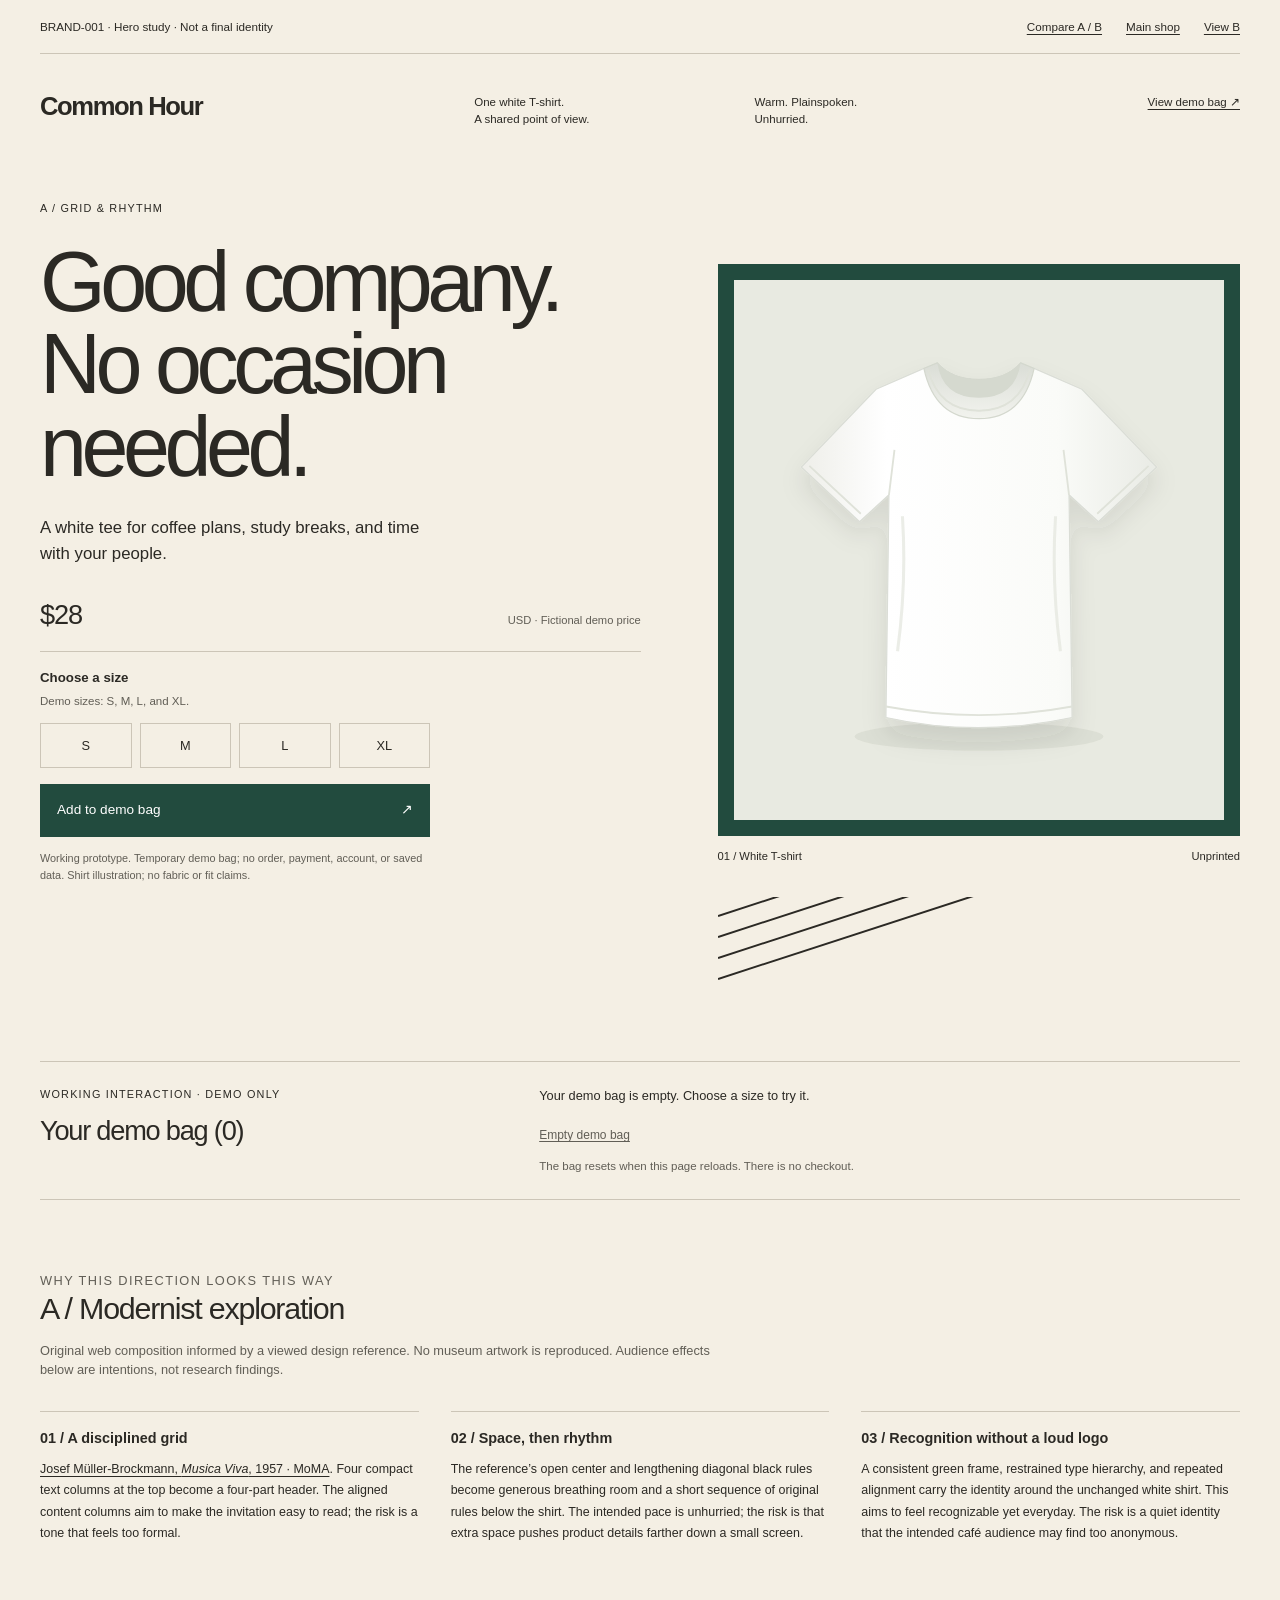
<file: public/explorations/modernist.html>
<!doctype html>
<html lang="en">
  <head>
    <meta charset="utf-8" />
    <meta name="viewport" content="width=device-width, initial-scale=1" />
    <meta
      name="description"
      content="Common Hour hero study: a controlled visual exploration for BRAND-001."
    />
    <title>A · Grid &amp; rhythm — Common Hour hero study</title>
    <link rel="icon" href="data:," />
    <link rel="stylesheet" href="explorations.css" />
    <script src="../shop.js" defer></script>
  </head>
  <body>
    <a class="study-skip" href="#main">Skip to content</a>
    <header class="study-bar study-shell">
      <p>BRAND-001 · Hero study · Not a final identity</p>
      <nav aria-label="Preview navigation">
        <a href="index.html">Compare A / B</a
        ><a href="../index.html">Main shop</a
        ><a href="postmodernist.html">View B</a>
      </nav>
    </header>
    <main id="main" class="study-shell">
      <header class="modern-header">
        <p class="study-brand">Common Hour</p>
        <p>One white T-shirt.<br />A shared point of view.</p>
        <p>Warm. Plainspoken.<br />Unhurried.</p>
        <a href="#demo-bag">View demo bag ↗</a>
      </header>
      <section class="modern-hero" aria-labelledby="hero-title">
        <div class="modern-copy">
          <p class="study-label">A / Grid &amp; rhythm</p>
          <h1 id="hero-title" class="study-title">
            Good company. No occasion needed.
          </h1>
          <p class="study-support">
            A white tee for coffee plans, study breaks, and time with your
            people.
          </p>
          <div class="study-price">
            <strong>$28</strong><span>USD · Fictional demo price</span>
          </div>
          <form id="product-form" class="study-form" novalidate>
            <fieldset aria-describedby="size-help size-error">
              <legend>Choose a size</legend>
              <p id="size-help" class="study-help">
                Demo sizes: S, M, L, and XL.
              </p>
              <div class="study-sizes">
                <label class="study-size"
                  ><input type="radio" name="size" value="S" /><span
                    >S</span
                  ></label
                ><label class="study-size"
                  ><input type="radio" name="size" value="M" /><span
                    >M</span
                  ></label
                ><label class="study-size"
                  ><input type="radio" name="size" value="L" /><span
                    >L</span
                  ></label
                ><label class="study-size"
                  ><input type="radio" name="size" value="XL" /><span
                    >XL</span
                  ></label
                >
              </div>
              <p id="size-error" class="study-error" role="alert" hidden>
                Choose a size before adding the shirt to your demo bag.
              </p>
            </fieldset>
            <button class="study-action" type="submit">
              Add to demo bag <span aria-hidden="true">↗</span>
            </button>
          </form>
          <p class="study-disclaimer">
            Working prototype. Temporary demo bag; no order, payment, account,
            or saved data. Shirt illustration; no fabric or fit claims.
          </p>
        </div>
        <div class="modern-product">
          <div class="modern-picture">
            <img
              src="../assets/white-shirt.svg"
              alt="Plain white, unbranded short-sleeved T-shirt"
              width="800"
              height="880"
              fetchpriority="high"
            />
          </div>
          <div class="study-product-label">
            <span>01 / White T-shirt</span><span>Unprinted</span>
          </div>
          <div class="modern-rhythm" aria-hidden="true">
            <span class="modern-rule"></span><span class="modern-rule"></span
            ><span class="modern-rule"></span><span class="modern-rule"></span>
          </div>
        </div>
      </section>
      <section id="demo-bag" class="study-bag" aria-labelledby="bag-title">
        <div>
          <p class="study-label">Working interaction · Demo only</p>
          <h2 id="bag-title">Your demo bag (<span id="bag-count">0</span>)</h2>
        </div>
        <div>
          <p
            id="bag-status"
            role="status"
            aria-live="polite"
            aria-atomic="true"
          >
            Your demo bag is empty. Choose a size to try it.
          </p>
          <ul id="bag-items"></ul>
          <button id="clear-bag" class="study-clear" type="button" disabled>
            Empty demo bag
          </button>
          <p class="study-help">
            The bag resets when this page reloads. There is no checkout.
          </p>
        </div>
      </section>
      <section class="study-notes" aria-labelledby="notes-title">
        <p class="study-label">Why this direction looks this way</p>
        <h2 id="notes-title">A / Modernist exploration</h2>
        <p>
          Original web composition informed by a viewed design reference. No
          museum artwork is reproduced. Audience effects below are intentions,
          not research findings.
        </p>
        <div class="study-notes-grid">
          <article class="study-note">
            <h3>01 / A disciplined grid</h3>
            <p>
              <a href="https://www.moma.org/collection/works/4885"
                >Josef Müller-Brockmann, <cite>Musica Viva</cite>, 1957 ·
                MoMA</a
              >. Four compact text columns at the top become a four-part header.
              The aligned content columns aim to make the invitation easy to
              read; the risk is a tone that feels too formal.
            </p>
          </article>
          <article class="study-note">
            <h3>02 / Space, then rhythm</h3>
            <p>
              The reference’s open center and lengthening diagonal black rules
              become generous breathing room and a short sequence of original
              rules below the shirt. The intended pace is unhurried; the risk is
              that extra space pushes product details farther down a small
              screen.
            </p>
          </article>
          <article class="study-note">
            <h3>03 / Recognition without a loud logo</h3>
            <p>
              A consistent green frame, restrained type hierarchy, and repeated
              alignment carry the identity around the unchanged white shirt.
              This aims to feel recognizable yet everyday. The risk is a quiet
              identity that the intended café audience may find too anonymous.
            </p>
          </article>
        </div>
      </section>
    </main>
  </body>
</html>
</file>
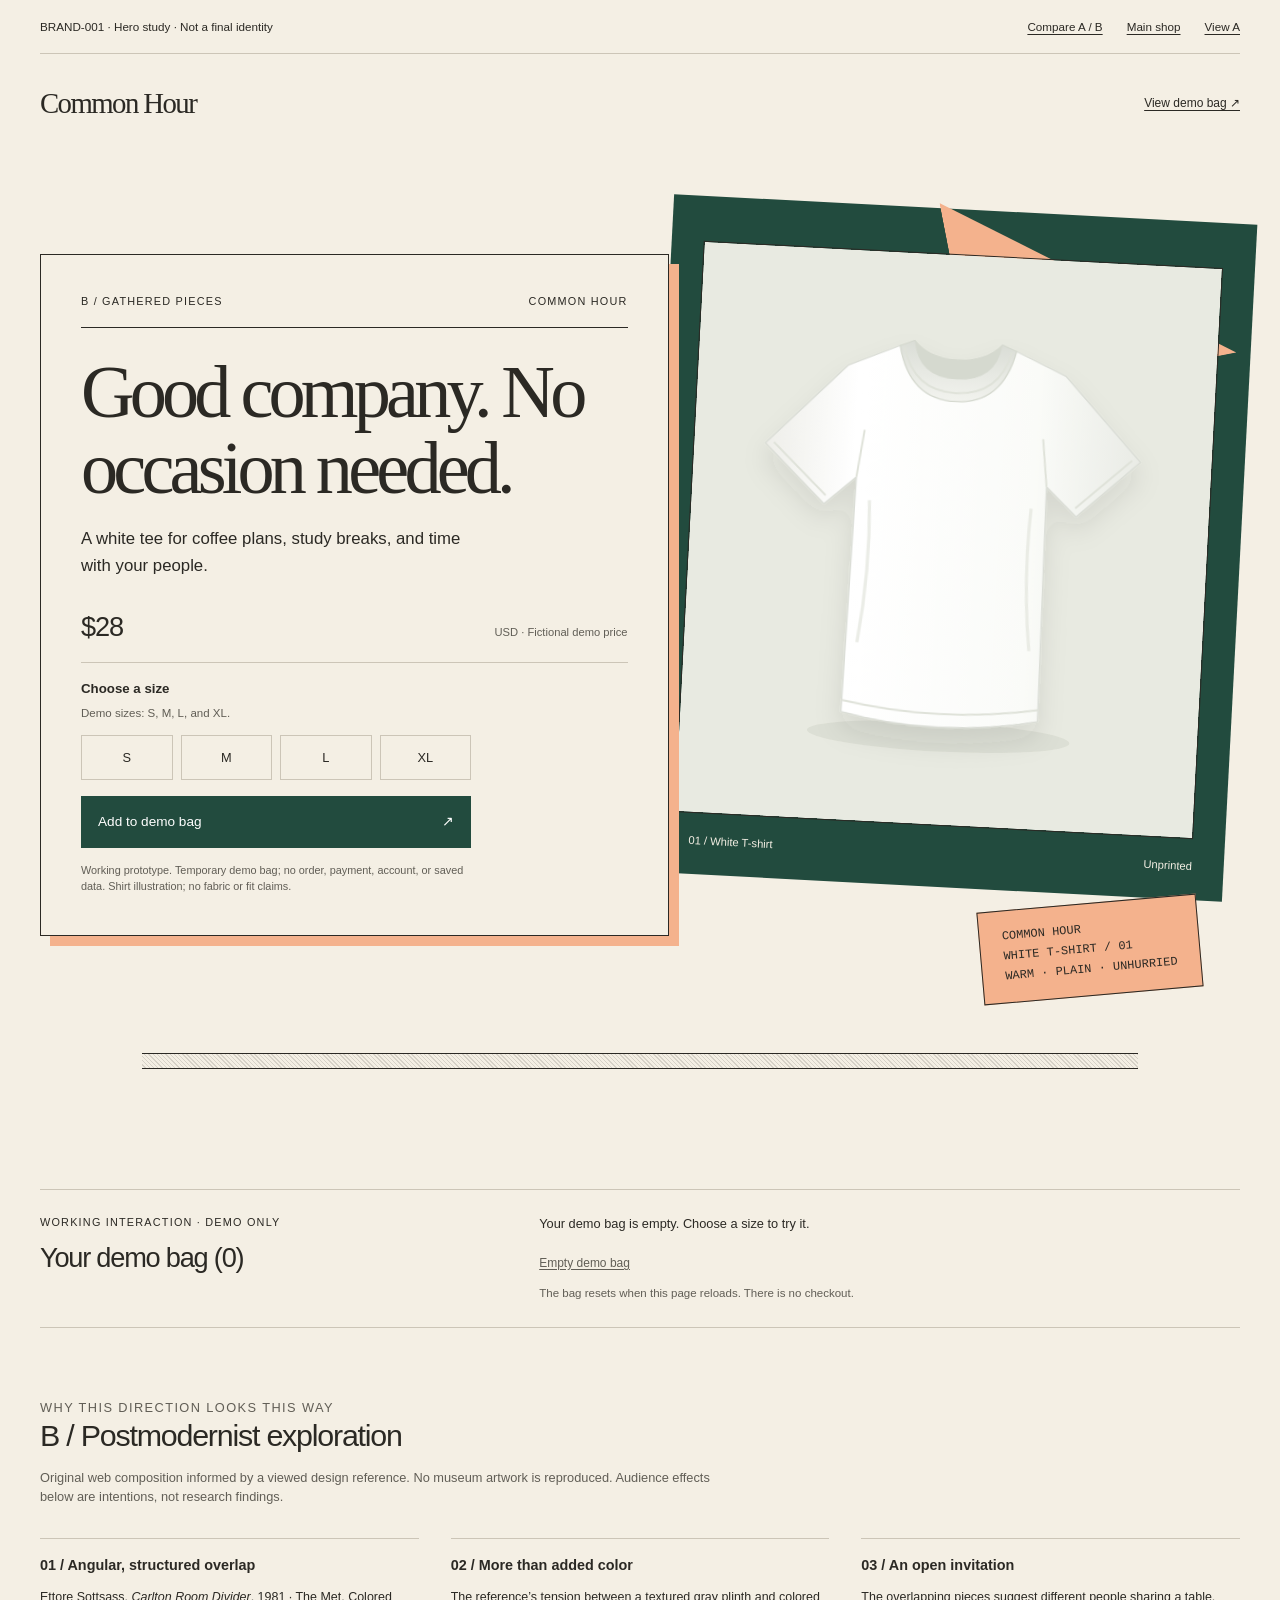
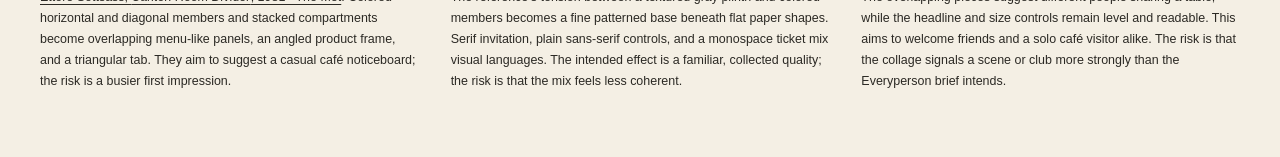
<file: public/explorations/postmodernist.html>
<!doctype html>
<html lang="en">
  <head>
    <meta charset="utf-8" />
    <meta name="viewport" content="width=device-width, initial-scale=1" />
    <meta
      name="description"
      content="Common Hour hero study: a controlled visual exploration for BRAND-001."
    />
    <title>B · Gathered pieces — Common Hour hero study</title>
    <link rel="icon" href="data:," />
    <link rel="stylesheet" href="explorations.css" />
    <script src="../shop.js" defer></script>
  </head>
  <body>
    <a class="study-skip" href="#main">Skip to content</a>
    <header class="study-bar study-shell">
      <p>BRAND-001 · Hero study · Not a final identity</p>
      <nav aria-label="Preview navigation">
        <a href="index.html">Compare A / B</a
        ><a href="../index.html">Main shop</a
        ><a href="modernist.html">View A</a>
      </nav>
    </header>
    <main id="main" class="study-shell">
      <header class="study-header post-header">
        <p class="study-brand">Common Hour</p>
        <a href="#demo-bag">View demo bag ↗</a>
      </header>
      <section class="post-hero" aria-labelledby="hero-title">
        <div class="post-copy">
          <p class="study-label">
            <span>B / Gathered pieces</span><span>Common Hour</span>
          </p>
          <h1 id="hero-title" class="study-title">
            Good company. No occasion needed.
          </h1>
          <p class="study-support">
            A white tee for coffee plans, study breaks, and time with your
            people.
          </p>
          <div class="study-price">
            <strong>$28</strong><span>USD · Fictional demo price</span>
          </div>
          <form id="product-form" class="study-form" novalidate>
            <fieldset aria-describedby="size-help size-error">
              <legend>Choose a size</legend>
              <p id="size-help" class="study-help">
                Demo sizes: S, M, L, and XL.
              </p>
              <div class="study-sizes">
                <label class="study-size"
                  ><input type="radio" name="size" value="S" /><span
                    >S</span
                  ></label
                ><label class="study-size"
                  ><input type="radio" name="size" value="M" /><span
                    >M</span
                  ></label
                ><label class="study-size"
                  ><input type="radio" name="size" value="L" /><span
                    >L</span
                  ></label
                ><label class="study-size"
                  ><input type="radio" name="size" value="XL" /><span
                    >XL</span
                  ></label
                >
              </div>
              <p id="size-error" class="study-error" role="alert" hidden>
                Choose a size before adding the shirt to your demo bag.
              </p>
            </fieldset>
            <button class="study-action" type="submit">
              Add to demo bag <span aria-hidden="true">↗</span>
            </button>
          </form>
          <p class="study-disclaimer">
            Working prototype. Temporary demo bag; no order, payment, account,
            or saved data. Shirt illustration; no fabric or fit claims.
          </p>
        </div>
        <div>
          <div class="post-product">
            <img
              src="../assets/white-shirt.svg"
              alt="Plain white, unbranded short-sleeved T-shirt"
              width="800"
              height="880"
              fetchpriority="high"
            />
            <div class="study-product-label">
              <span>01 / White T-shirt</span><span>Unprinted</span>
            </div>
          </div>
          <p class="post-ticket">
            <span class="post-ticket-line">COMMON HOUR</span
            ><span>WHITE T-SHIRT / 01</span
            ><span class="post-ticket-line">WARM · PLAIN · UNHURRIED</span>
          </p>
        </div>
        <div class="post-base" aria-hidden="true"></div>
      </section>
      <section id="demo-bag" class="study-bag" aria-labelledby="bag-title">
        <div>
          <p class="study-label">Working interaction · Demo only</p>
          <h2 id="bag-title">Your demo bag (<span id="bag-count">0</span>)</h2>
        </div>
        <div>
          <p
            id="bag-status"
            role="status"
            aria-live="polite"
            aria-atomic="true"
          >
            Your demo bag is empty. Choose a size to try it.
          </p>
          <ul id="bag-items"></ul>
          <button id="clear-bag" class="study-clear" type="button" disabled>
            Empty demo bag
          </button>
          <p class="study-help">
            The bag resets when this page reloads. There is no checkout.
          </p>
        </div>
      </section>
      <section class="study-notes" aria-labelledby="notes-title">
        <p class="study-label">Why this direction looks this way</p>
        <h2 id="notes-title">B / Postmodernist exploration</h2>
        <p>
          Original web composition informed by a viewed design reference. No
          museum artwork is reproduced. Audience effects below are intentions,
          not research findings.
        </p>
        <div class="study-notes-grid">
          <article class="study-note">
            <h3>01 / Angular, structured overlap</h3>
            <p>
              <a href="https://www.metmuseum.org/art/collection/search/486989"
                >Ettore Sottsass, <cite>Carlton Room Divider</cite>, 1981 · The
                Met</a
              >. Colored horizontal and diagonal members and stacked
              compartments become overlapping menu-like panels, an angled
              product frame, and a triangular tab. They aim to suggest a casual
              café noticeboard; the risk is a busier first impression.
            </p>
          </article>
          <article class="study-note">
            <h3>02 / More than added color</h3>
            <p>
              The reference’s tension between a textured gray plinth and colored
              members becomes a fine patterned base beneath flat paper shapes.
              Serif invitation, plain sans-serif controls, and a monospace
              ticket mix visual languages. The intended effect is a familiar,
              collected quality; the risk is that the mix feels less coherent.
            </p>
          </article>
          <article class="study-note">
            <h3>03 / An open invitation</h3>
            <p>
              The overlapping pieces suggest different people sharing a table,
              while the headline and size controls remain level and readable.
              This aims to welcome friends and a solo café visitor alike. The
              risk is that the collage signals a scene or club more strongly
              than the Everyperson brief intends.
            </p>
          </article>
        </div>
      </section>
    </main>
  </body>
</html>
</file>
<file: public/styles.css>
/* Common Hour: the storefront, live guide, and assignment overview share these tokens. */
:root {
  --color-paper: #f4efe4;
  --color-ink: #2b2924;
  --color-muted: #615e56;
  --color-line: #ccc5b7;
  --color-accent: #f4b28d;
  --color-green: #224b3e;
  --color-soft: #e8eae1;
  --color-white: #fff;
  --color-danger: #9a352a;
  --font-body: arial, helvetica, sans-serif;
  --font-display: georgia, "Times New Roman", serif;
  --font-mono: "Courier New", monospace;
  --space-1: 0.5rem;
  --space-2: 1rem;
  --space-3: 1.5rem;
  --space-4: 2rem;
  --space-5: 3rem;
  --space-6: 4rem;
  --page-width: 1320px;
}

* {
  box-sizing: border-box;
}

html {
  scroll-behavior: smooth;
  scroll-padding-top: var(--space-3);
}

body {
  margin: 0;
  background: var(--color-paper);
  color: var(--color-ink);
  font-family: var(--font-body);
  line-height: 1.6;
  -webkit-font-smoothing: antialiased;
}

img,
svg {
  display: block;
  max-width: 100%;
}

button,
a,
input {
  -webkit-tap-highlight-color: transparent;
}

a {
  color: inherit;
  text-underline-offset: 0.23em;
  text-decoration-thickness: 1px;
}

a:hover {
  text-decoration-thickness: 2px;
}

button,
input {
  font: inherit;
}

button {
  cursor: pointer;
}

button:disabled {
  cursor: default;
}

:focus-visible {
  outline: 3px solid var(--color-green);
  outline-offset: 5px;
}

[hidden] {
  display: none !important;
}

::selection {
  background: var(--color-accent);
  color: var(--color-ink);
}

h1,
h2,
h3,
p {
  margin: 0;
}

h1,
h2,
h3 {
  font-family: var(--font-display);
  font-weight: 400;
}

h1 {
  font-size: clamp(3rem, 5.8vw, 6rem);
  line-height: 1;
  letter-spacing: -0.065em;
}

h2 {
  font-size: clamp(2rem, 3.3vw, 3.2rem);
  line-height: 1.1;
  letter-spacing: -0.055em;
}

h3 {
  font-size: 1.3rem;
  line-height: 1.3;
  letter-spacing: -0.03em;
}

p + p {
  margin-top: var(--space-2);
}

.wrap {
  width: min(calc(100% - 5rem), var(--page-width));
  margin-inline: auto;
}

.muted {
  color: var(--color-muted);
}

.brand-headline {
  font-family: var(--font-display);
  font-size: clamp(2.8rem, 4.65vw, 4rem);
  font-weight: 400;
  line-height: 1.03;
  letter-spacing: -0.065em;
}

.brand-body {
  font-family: var(--font-body);
  font-size: 1rem;
  line-height: 1.6;
}

.eyebrow,
.micro-label,
.visual-label,
.image-caption,
.section-number,
.type-label,
.token-name {
  font-family: var(--font-mono);
  font-size: 0.65rem;
  font-weight: 400;
  line-height: 1.5;
  letter-spacing: 0.05em;
  text-transform: uppercase;
}

.eyebrow {
  display: flex;
  align-items: center;
  gap: 0.5rem;
}

.status-dot {
  width: 6px;
  height: 6px;
  display: inline-block;
  border-radius: 50%;
  background: var(--color-green);
}

.skip-link {
  position: fixed;
  inset: 0.5rem auto auto 0.5rem;
  z-index: 10;
  transform: translateY(-180%);
  padding: 0.75rem 1rem;
  background: var(--color-green);
  color: var(--color-white);
}

.skip-link:focus {
  transform: translateY(0);
}

.draft-notice {
  padding: 0.4rem 2.5rem;
  border-bottom: 1px solid var(--color-line);
  display: flex;
  justify-content: space-between;
  align-items: center;
  gap: 1rem;
  font-size: 0.65rem;
}

.site-header {
  min-height: 76px;
  display: flex;
  align-items: center;
  gap: 2rem;
  border-bottom: 1px solid var(--color-line);
}

.brand-link {
  display: inline-block;
  flex-shrink: 0;
}

.wordmark {
  width: 175px;
  height: auto;
}

.main-nav {
  display: flex;
  justify-content: center;
  align-items: center;
  gap: 1.8rem;
  margin-inline: auto;
}

.nav-link,
.bag-link {
  text-decoration: none;
  font-size: 0.77rem;
}

.nav-link {
  padding-block: 0.5rem;
  border-bottom: 1px solid transparent;
}

.nav-link:hover,
.nav-link[aria-current="page"] {
  border-color: currentcolor;
}

.bag-link {
  display: flex;
  align-items: center;
  gap: 0.65rem;
  white-space: nowrap;
}

.bag-count {
  display: grid;
  place-items: center;
  min-width: 1.5rem;
  height: 1.5rem;
  border: 1px solid var(--color-ink);
  border-radius: 50%;
  font-size: 0.65rem;
}

.product-section {
  display: grid;
  grid-template-columns: 1.04fr 1fr;
  padding-block: var(--space-3) var(--space-5);
  align-items: start;
}

.product-information {
  position: relative;
  z-index: 2;
  background: var(--color-paper);
  border: 1px solid var(--color-ink);
  box-shadow: 8px 8px 0 var(--color-accent);
  padding: 1.5rem;
}

.product-information > .eyebrow {
  justify-content: space-between;
  gap: 1rem;
  padding-bottom: 0.7rem;
  margin-bottom: 0.9rem;
  border-bottom: 1px solid var(--color-ink);
}

.product-intro {
  margin-top: 0.8rem;
  max-width: 490px;
}

.mobile-shirt-preview {
  display: none;
}

.product-visual {
  position: relative;
  margin: 1.8rem 0.4rem 0 -0.5rem;
  padding: 1.5rem 1.2rem 1rem;
  background: var(--color-green);
  transform: rotate(2deg);
}

.product-visual::before {
  content: "";
  position: absolute;
  z-index: -1;
  width: 40%;
  height: 25%;
  right: 8%;
  top: -1.7rem;
  background: var(--color-accent);
  clip-path: polygon(0 0, 100% 100%, 0 100%);
  transform: rotate(-13deg);
}

.shirt-image {
  width: 100%;
  height: auto;
  max-height: 550px;
  object-fit: contain;
  background: var(--color-soft);
  border: 1px solid var(--color-ink);
}

.image-caption {
  display: flex;
  justify-content: space-between;
  align-items: center;
  gap: 1rem;
  padding-top: 1rem;
  padding-left: 0.5rem;
  color: var(--color-paper);
  font-size: 0.6rem;
}

.price-row {
  display: flex;
  align-items: baseline;
  justify-content: space-between;
  gap: 1rem;
  margin-block: 0.9rem 0.8rem;
  padding-bottom: 0.65rem;
  border-bottom: 1px solid var(--color-line);
}

.price {
  font-size: 1.65rem;
  letter-spacing: -0.04em;
  line-height: 1.2;
}

.price span {
  font-family: var(--font-body);
  font-size: 0.65rem;
  letter-spacing: 0;
  margin-left: 0.25rem;
}

.price-row .micro-label {
  color: var(--color-muted);
  font-family: var(--font-body);
  font-size: 0.65rem;
  letter-spacing: 0;
  text-transform: none;
}

fieldset {
  padding: 0;
  margin: 0;
  border: 0;
  min-width: 0;
}

legend {
  padding: 0;
  font-size: 0.82rem;
  font-weight: 700;
}

.field-help {
  margin-top: 0.2rem;
  color: var(--color-muted);
  font-size: 0.7rem;
}

.size-options {
  display: grid;
  grid-template-columns: repeat(4, 1fr);
  gap: 0.5rem;
  margin-top: 0.65rem;
}

.size-option {
  position: relative;
  cursor: pointer;
}

.size-option input {
  position: absolute;
  opacity: 0;
  width: 100%;
  height: 100%;
  margin: 0;
  cursor: pointer;
}

.size-option span {
  display: grid;
  place-items: center;
  min-height: 2.7rem;
  border: 1px solid var(--color-line);
  background: var(--color-paper);
  font-size: 0.8rem;
}

.size-option input:checked + span {
  background: var(--color-green);
  border-color: var(--color-green);
  color: var(--color-white);
}

.size-option input:hover + span {
  border-color: var(--color-green);
}

.size-option input:focus-visible + span {
  outline: 3px solid var(--color-green);
  outline-offset: 3px;
}

.size-option input:focus-visible {
  outline: none;
}

.field-error {
  color: var(--color-danger);
  font-size: 0.78rem;
  margin-top: 0.7rem;
}

.button {
  display: inline-flex;
  align-items: center;
  justify-content: space-between;
  gap: 2rem;
  min-height: 3.1rem;
  border: 1px solid var(--color-green);
  padding: 0.8rem 1rem;
  font-family: var(--font-body);
  font-size: 0.82rem;
  font-weight: 400;
  line-height: 1.4;
  text-decoration: none;
}

.button-primary {
  background: var(--color-green);
  color: var(--color-white);
}

.button-primary:hover {
  background: var(--color-ink);
  border-color: var(--color-ink);
}

.button-secondary {
  background: transparent;
  color: var(--color-green);
}

.button-secondary:hover {
  background: var(--color-soft);
}

.add-button {
  width: 100%;
  margin-top: 0.9rem;
}

.demo-disclaimer {
  font-size: 0.65rem;
  line-height: 1.55;
  color: var(--color-muted);
  margin-top: 0.65rem;
  max-width: 490px;
}

.outfit-section {
  display: grid;
  grid-template-columns: 0.75fr 1.6fr;
  align-items: start;
  gap: 3rem;
  padding: 2rem 2.5rem;
  border: 1px solid var(--color-ink);
  background: var(--color-accent);
}

.outfit-section h2 {
  font-size: 2.2rem;
  margin-top: 0.6rem;
}

.outfit-section .outfit-intro {
  max-width: 270px;
  font-size: 0.8rem;
  margin-top: 0.8rem;
}

.outfit-list {
  list-style: none;
  margin: 0;
  padding: 0;
  display: grid;
  grid-template-columns: repeat(3, 1fr);
  gap: 1.5rem;
}

.outfit-list li {
  border-top: 1px solid var(--color-ink);
  padding-top: 0.75rem;
}

.outfit-list h3 {
  font-family: var(--font-body);
  font-size: 0.85rem;
  font-weight: 700;
  letter-spacing: 0;
}

.outfit-list p {
  font-size: 0.8rem;
  margin-top: 0.65rem;
}

.bag-section {
  display: grid;
  grid-template-columns: 1fr 1fr;
  gap: 3rem;
  margin-top: var(--space-5);
  border-top: 1px solid var(--color-line);
  padding-block: 2rem 3rem;
}

.bag-section h2 {
  margin-top: 0.5rem;
  font-size: 2.3rem;
}

.bag-details {
  font-size: 0.85rem;
}

.bag-message {
  max-width: 500px;
}

.bag-items {
  list-style: none;
  margin: 1rem 0;
  padding: 0;
}

.bag-items:empty {
  margin: 0;
}

.bag-items li {
  padding-block: 0.55rem;
  border-bottom: 1px solid var(--color-line);
  font-size: 0.78rem;
}

.text-button {
  padding: 0.5rem 0;
  border: 0;
  background: transparent;
  color: var(--color-ink);
  font-size: 0.8rem;
  text-decoration: underline;
  text-underline-offset: 0.25rem;
}

.text-button:disabled {
  color: var(--color-muted);
}

.site-footer {
  display: flex;
  flex-wrap: wrap;
  align-items: center;
  justify-content: space-between;
  gap: 1rem 2rem;
  border-top: 1px solid var(--color-line);
  padding-block: 1.5rem;
  font-size: 0.67rem;
  color: var(--color-muted);
}

.site-footer nav {
  display: flex;
  flex-wrap: wrap;
  gap: 0.8rem 1.5rem;
}

.site-footer a {
  color: var(--color-ink);
}

/* Editorial pages use the same tokens and components as the storefront. */
.page-hero {
  padding-block: 3.5rem 3rem;
  display: grid;
  grid-template-columns: 1.2fr 0.8fr;
  align-items: end;
  gap: 1.2rem 4rem;
}

.page-hero > .eyebrow {
  grid-column: 1 / -1;
}

.hero-summary {
  max-width: 420px;
  font-size: 0.9rem;
  color: var(--color-muted);
}

.hero-summary strong {
  color: var(--color-ink);
  font-weight: 700;
}

.page-subnav {
  display: flex;
  flex-wrap: wrap;
  gap: 0.6rem 1.8rem;
  padding-block: 1rem;
  border-top: 1px solid var(--color-line);
  border-bottom: 1px solid var(--color-line);
  font-size: 0.75rem;
}

.section-link {
  text-decoration: none;
}

.section-link:hover {
  text-decoration: underline;
}

.guide-section {
  padding-block: 3rem;
  border-bottom: 1px solid var(--color-line);
  display: grid;
  grid-template-columns: 0.32fr 1fr;
  column-gap: 3rem;
}

.section-heading .section-number {
  color: var(--color-muted);
  display: block;
  margin-bottom: 0.7rem;
}

.section-heading h2 {
  font-size: clamp(1.7rem, 2.4vw, 2.5rem);
}

.section-heading p {
  font-size: 0.78rem;
  color: var(--color-muted);
  margin-top: 0.8rem;
  max-width: 230px;
}

.guide-content {
  min-width: 0;
}

.draft-label {
  display: inline-block;
  padding: 0.3rem 0.55rem;
  background: var(--color-accent);
  color: var(--color-ink);
  font-family: var(--font-mono);
  font-size: 0.6rem;
  line-height: 1.4;
  letter-spacing: 0.03em;
  text-transform: uppercase;
}

.decision-grid {
  display: grid;
  grid-template-columns: repeat(3, 1fr);
  gap: 1.5rem;
  margin-top: 1.5rem;
}

.decision-grid > div {
  border-top: 1px solid var(--color-line);
  padding-top: 0.8rem;
}

.decision-grid h3 {
  font-family: var(--font-body);
  font-size: 0.85rem;
  font-weight: 700;
  letter-spacing: 0;
}

.decision-grid p {
  font-size: 0.8rem;
  color: var(--color-muted);
  margin-top: 0.5rem;
}

.decision-grid .decision-value {
  font-family: var(--font-display);
  font-size: 1.55rem;
  color: var(--color-ink);
  letter-spacing: -0.04em;
  line-height: 1.2;
}

.persona-note {
  margin-top: 1.5rem;
  max-width: 760px;
  font-size: 0.78rem;
  color: var(--color-muted);
}

.logo-board {
  min-height: 200px;
  display: grid;
  place-items: center;
  padding: 2.5rem;
  background: var(--color-paper);
  border: 1px solid var(--color-line);
}

.logo-board img {
  width: min(100%, 350px);
  height: auto;
}

.logo-variants {
  display: grid;
  grid-template-columns: 1fr 1fr;
  border: 1px solid var(--color-line);
  border-top: 0;
}

.logo-variant {
  min-height: 130px;
  padding: 1.5rem;
  display: flex;
  flex-direction: column;
  justify-content: space-between;
  gap: 1.5rem;
}

.logo-variant + .logo-variant {
  border-left: 1px solid var(--color-line);
}

.logo-small {
  width: 110px;
  height: auto;
}

.logo-mono {
  width: 190px;
  height: auto;
}

.logo-variant p,
.guide-note {
  font-size: 0.73rem;
  color: var(--color-muted);
}

.guide-note {
  margin-top: 1rem;
  max-width: 760px;
}

.palette-grid {
  display: grid;
  grid-template-columns: repeat(3, 1fr);
  gap: 1.5rem 0.75rem;
}

.color-swatch {
  height: 100px;
  border: 1px solid var(--color-line);
  background: var(--swatch-color);
}

.palette-card h3 {
  font-family: var(--font-body);
  font-size: 0.76rem;
  letter-spacing: 0;
  font-weight: 700;
  margin-top: 0.65rem;
}

.palette-card code {
  font-family: var(--font-mono);
  font-size: 0.65rem;
  color: var(--color-muted);
  display: block;
  margin-top: 0.15rem;
}

.palette-card p {
  font-size: 0.7rem;
  color: var(--color-muted);
  margin-top: 0.4rem;
  line-height: 1.5;
}

.type-specimen {
  border-top: 1px solid var(--color-line);
  padding-block: 1.3rem;
}

.type-specimen:first-child {
  border-top: 0;
  padding-top: 0;
}

.type-label {
  display: block;
  margin-bottom: 1rem;
  color: var(--color-muted);
  font-size: 0.6rem;
}

.spacing-grid {
  display: flex;
  flex-wrap: wrap;
  align-items: start;
  gap: 2rem;
}

.spacing-token {
  min-width: 52px;
}

.spacing-bar {
  width: var(--token-size);
  height: 36px;
  background: var(--color-green);
  margin-bottom: 0.8rem;
}

.token-name {
  display: block;
  font-size: 0.6rem;
}

.spacing-token code {
  font-family: var(--font-mono);
  color: var(--color-muted);
  font-size: 0.65rem;
}

.button-samples {
  display: flex;
  flex-wrap: wrap;
  gap: 1rem;
}

.button-samples .button {
  min-width: 210px;
}

.voice-grid {
  display: grid;
  grid-template-columns: 1fr 1fr;
  gap: 2rem;
}

.voice-grid h3 {
  font-family: var(--font-body);
  font-size: 0.9rem;
  font-weight: 700;
  letter-spacing: 0;
  margin-bottom: 0.65rem;
}

.voice-grid p {
  font-size: 0.82rem;
  color: var(--color-muted);
}

.voice-grid .voice-example {
  font-family: var(--font-display);
  font-size: 1.7rem;
  color: var(--color-ink);
  letter-spacing: -0.035em;
  line-height: 1.3;
}

.guide-footer-note {
  display: flex;
  gap: 2rem;
  align-items: center;
  justify-content: space-between;
  background: var(--color-soft);
  padding: 1.5rem 2rem;
  margin-block: 2rem 3rem;
}

.guide-footer-note p {
  font-size: 0.83rem;
  max-width: 680px;
}

.guide-footer-note a {
  font-size: 0.8rem;
  white-space: nowrap;
}

@media (width <= 1000px) {
  .wrap {
    width: calc(100% - 3rem);
  }

  .draft-notice {
    padding-inline: 1.5rem;
  }

  .main-nav {
    gap: 1.2rem;
  }

  .product-information {
    padding: 1.25rem;
  }

  .product-visual {
    padding: 1.1rem 0.9rem 0.9rem;
  }

  .outfit-section {
    grid-template-columns: 0.8fr 1.2fr;
    gap: 2rem;
    padding: 1.7rem;
  }

  .outfit-list {
    grid-template-columns: 1fr;
    gap: 1.2rem;
  }

  .outfit-list p {
    margin-top: 0.3rem;
  }

  .guide-section {
    grid-template-columns: 0.4fr 1fr;
    gap: 2rem;
  }

  .decision-grid {
    grid-template-columns: 1fr;
    gap: 1rem;
  }

  .page-hero {
    gap: 1.2rem 2rem;
  }
}

@media (width <= 700px) {
  .wrap {
    width: calc(100% - 2.5rem);
  }

  .draft-notice {
    padding-inline: 1.25rem;
    flex-wrap: wrap;
    gap: 0.3rem 1rem;
  }

  .site-header {
    min-height: 98px;
    display: grid;
    grid-template-columns: 1fr auto;
    gap: 0.3rem 1rem;
    padding-block: 1rem 0.7rem;
  }

  .main-nav {
    grid-row: 2;
    grid-column: 1 / -1;
    margin: 0;
    justify-content: flex-start;
    gap: 1.5rem;
  }

  .nav-link,
  .bag-link {
    font-size: 0.72rem;
  }

  .bag-link {
    grid-column: 2;
    grid-row: 1;
    gap: 0.4rem;
  }

  .site-header > .micro-label {
    font-size: 0.55rem;
    max-width: 100px;
    text-align: right;
  }

  .product-section {
    grid-template-columns: 1fr;
    padding-block: 1.5rem 2.5rem;
  }

  .product-information {
    padding: 1.25rem;
    box-shadow: 6px 6px 0 var(--color-accent);
  }

  .brand-headline {
    font-size: clamp(2.8rem, 10.5vw, 4rem);
  }

  .product-information > .eyebrow {
    font-size: 0.57rem;
  }

  .product-intro-row {
    display: grid;
    grid-template-columns: 96px 1fr;
    gap: 1rem;
    align-items: center;
    margin-top: 1rem;
  }

  .mobile-shirt-preview {
    display: block;
    width: 96px;
    height: 106px;
    object-fit: contain;
    border: 5px solid var(--color-green);
    background: var(--color-soft);
    box-shadow: 3px 3px 0 var(--color-accent);
    transform: rotate(-2deg);
  }

  .product-intro-row .product-intro {
    margin-top: 0;
  }

  .product-visual {
    display: none;
  }

  .outfit-section,
  .bag-section {
    grid-template-columns: 1fr;
    gap: 1.5rem;
  }

  .outfit-section {
    padding: 1.5rem;
  }

  .outfit-section .outfit-intro {
    max-width: 500px;
  }

  .bag-section {
    margin-top: 2.5rem;
    padding-block: 1.5rem 2.5rem;
  }

  .page-hero {
    padding-block: 2.5rem;
    grid-template-columns: 1fr;
    gap: 1.5rem;
  }

  .hero-summary {
    max-width: 580px;
  }

  .page-subnav {
    gap: 0.6rem 1.1rem;
    font-size: 0.7rem;
  }

  .guide-section {
    grid-template-columns: 1fr;
    gap: 1.6rem;
    padding-block: 2.5rem;
  }

  .section-heading p {
    max-width: 580px;
  }

  .logo-board {
    min-height: 160px;
    padding: 1.5rem;
  }

  .logo-variant {
    padding: 1rem;
  }

  .palette-grid {
    gap: 1.3rem 0.65rem;
  }

  .color-swatch {
    height: 80px;
  }

  .voice-grid {
    grid-template-columns: 1fr;
    gap: 1.5rem;
  }

  .guide-footer-note {
    align-items: start;
    flex-direction: column;
    gap: 1rem;
    padding: 1.5rem;
  }
}

@media (width <= 380px) {
  .site-header {
    column-gap: 0.6rem;
  }

  .wordmark {
    width: 160px;
  }

  .bag-link {
    font-size: 0.65rem;
  }

  .product-information {
    padding: 1rem;
  }

  .palette-grid,
  .logo-variants {
    grid-template-columns: 1fr 1fr;
  }

  .logo-variant + .logo-variant {
    border-left: 1px solid var(--color-line);
  }
}

@media (prefers-reduced-motion: reduce) {
  html {
    scroll-behavior: auto;
  }
}
</file>
<file: public/explorations/explorations.css>
:root {
  --study-paper: #f4efe4;
  --study-ink: #2b2924;
  --study-green: #224b3e;
  --study-apricot: #f4b28d;
  --study-line: #ccc5b7;
  --study-muted: #615e56;
  --study-sans: arial, helvetica, sans-serif;
  --study-serif: georgia, "Times New Roman", serif;
}

* {
  box-sizing: border-box;
}

html {
  scroll-behavior: smooth;
}

body {
  margin: 0;
  background: var(--study-paper);
  color: var(--study-ink);
  font-family: var(--study-sans);
  line-height: 1.5;
}

img {
  display: block;
  max-width: 100%;
}

button,
input {
  font: inherit;
}

button,
a {
  -webkit-tap-highlight-color: transparent;
}

a {
  color: inherit;
  text-underline-offset: 0.22em;
}

a:hover {
  text-decoration-thickness: 2px;
}

button {
  cursor: pointer;
}

a:focus-visible,
button:focus-visible {
  outline: 3px solid var(--study-green);
  outline-offset: 5px;
}

p,
h1,
h2,
h3 {
  margin: 0;
}

.study-skip {
  position: fixed;
  inset: 0.5rem auto auto 0.5rem;
  z-index: 20;
  transform: translateY(-180%);
  padding: 0.75rem 1rem;
  background: var(--study-green);
  color: white;
}

.study-skip:focus {
  transform: translateY(0);
}

.study-shell {
  width: min(1320px, calc(100% - 5rem));
  margin-inline: auto;
}

.study-bar {
  padding-block: 1.1rem;
  border-bottom: 1px solid var(--study-line);
  display: flex;
  align-items: center;
  justify-content: space-between;
  gap: 1rem;
  font-size: 0.73rem;
}

.study-bar nav {
  display: flex;
  flex-wrap: wrap;
  gap: 0.6rem 1.5rem;
}

.study-label {
  font-size: 0.68rem;
  letter-spacing: 0.11em;
  text-transform: uppercase;
}

.study-brand {
  font-size: 1.6rem;
  line-height: 1;
  letter-spacing: -0.055em;
  font-weight: 700;
}

.study-header {
  padding-block: 2.2rem;
  display: flex;
  justify-content: space-between;
  align-items: center;
  gap: 1rem;
}

.study-header a {
  font-size: 0.75rem;
}

.study-title {
  max-width: 760px;
  font-size: clamp(3rem, 6.6vw, 6.5rem);
  font-weight: 500;
  line-height: 0.98;
  letter-spacing: -0.065em;
}

.study-support {
  max-width: 390px;
  margin-top: 1.6rem;
  font-size: 1.05rem;
  line-height: 1.6;
}

.study-product-label {
  display: flex;
  justify-content: space-between;
  gap: 1rem;
  font-size: 0.7rem;
}

.study-price {
  margin-block: 1.7rem 1rem;
  display: flex;
  align-items: baseline;
  justify-content: space-between;
  gap: 1rem;
  border-bottom: 1px solid var(--study-line);
  padding-bottom: 0.9rem;
}

.study-price strong {
  font-size: 1.7rem;
  font-weight: 500;
  letter-spacing: -0.04em;
}

.study-price span {
  font-size: 0.7rem;
  color: var(--study-muted);
}

.study-form {
  max-width: 390px;
}

.study-form fieldset {
  padding: 0;
  margin: 0;
  border: 0;
  min-width: 0;
}

.study-form legend {
  padding: 0;
  font-size: 0.83rem;
  font-weight: 700;
}

.study-help {
  font-size: 0.72rem;
  color: var(--study-muted);
  margin-top: 0.35rem;
}

.study-sizes {
  display: grid;
  grid-template-columns: repeat(4, 1fr);
  gap: 0.5rem;
  margin-top: 0.8rem;
}

.study-size {
  position: relative;
  cursor: pointer;
}

.study-size input {
  position: absolute;
  width: 100%;
  height: 100%;
  margin: 0;
  opacity: 0;
  cursor: pointer;
}

.study-size span {
  display: grid;
  place-items: center;
  min-height: 2.8rem;
  border: 1px solid var(--study-line);
  font-size: 0.8rem;
  background: var(--study-paper);
}

.study-size input:hover + span {
  border-color: var(--study-green);
}

.study-size input:checked + span {
  background: var(--study-green);
  border-color: var(--study-green);
  color: white;
}

.study-size input:focus-visible + span {
  outline: 3px solid var(--study-green);
  outline-offset: 3px;
}

.study-error {
  margin-top: 0.8rem;
  color: #9a352a;
  font-size: 0.8rem;
}

.study-action {
  width: 100%;
  min-height: 3.3rem;
  border: 1px solid var(--study-green);
  margin-top: 1rem;
  padding: 0.9rem 1rem;
  display: flex;
  justify-content: space-between;
  align-items: center;
  background: var(--study-green);
  color: white;
  font-size: 0.85rem;
}

.study-action:hover {
  background: var(--study-ink);
  border-color: var(--study-ink);
}

.study-disclaimer {
  max-width: 390px;
  margin-top: 0.85rem;
  font-size: 0.68rem;
  color: var(--study-muted);
}

.study-bag {
  display: grid;
  grid-template-columns: 1fr 1.5fr;
  gap: 2rem;
  margin-top: 4rem;
  padding-block: 1.5rem;
  border-top: 1px solid var(--study-line);
  border-bottom: 1px solid var(--study-line);
  font-size: 0.8rem;
}

.study-bag h2 {
  margin-top: 0.5rem;
  font-size: 1.7rem;
  font-weight: 500;
  letter-spacing: -0.045em;
}

.study-bag ul {
  padding-left: 1rem;
}

.study-clear {
  border: 0;
  padding: 0.5rem 0;
  background: none;
  color: var(--study-ink);
  font-size: 0.75rem;
  text-decoration: underline;
  text-underline-offset: 0.2em;
}

.study-clear:disabled {
  color: var(--study-muted);
  cursor: default;
}

.study-notes {
  padding-block: 3.5rem 4rem;
}

.study-notes h2 {
  font-size: 1.9rem;
  line-height: 1.2;
  font-weight: 500;
  letter-spacing: -0.04em;
}

.study-notes > p {
  max-width: 690px;
  margin-top: 0.9rem;
  color: var(--study-muted);
  font-size: 0.8rem;
}

.study-notes-grid {
  display: grid;
  grid-template-columns: repeat(3, 1fr);
  gap: 2rem;
  margin-top: 2rem;
}

.study-note {
  border-top: 1px solid var(--study-line);
  padding-top: 1rem;
}

.study-note h3 {
  font-size: 0.9rem;
  margin-bottom: 0.6rem;
}

.study-note p {
  font-size: 0.78rem;
  line-height: 1.7;
}

.modern-header {
  display: grid;
  grid-template-columns: 1.6fr 1fr 1fr 0.8fr;
  gap: 1.5rem;
  align-items: start;
  padding-block: 2.5rem 3rem;
}

.modern-header > p {
  font-size: 0.72rem;
  line-height: 1.5;
}

.modern-header > .study-brand {
  font-size: 1.6rem;
  line-height: 1;
}

.modern-header a {
  font-size: 0.72rem;
  justify-self: end;
}

.modern-hero {
  display: grid;
  grid-template-columns: 1.15fr 1fr;
  gap: clamp(2rem, 6vw, 6rem);
  align-items: start;
}

.modern-copy {
  padding-top: 1.5rem;
}

.modern-copy .study-label {
  margin-bottom: 1.5rem;
}

.modern-copy .study-title {
  max-width: 660px;
}

.modern-product {
  padding-top: 5.5rem;
}

.modern-picture {
  position: relative;
  padding: 1rem;
  background: var(--study-green);
}

.modern-picture img {
  width: 100%;
  height: auto;
}

.modern-product .study-product-label {
  margin-top: 0.8rem;
}

.modern-rhythm {
  height: 100px;
  position: relative;
  overflow: hidden;
  margin-top: 2rem;
}

.modern-rule {
  position: absolute;
  height: 2px;
  background: var(--study-ink);
  transform: rotate(-18deg);
  transform-origin: left center;
  left: 0;
}

.modern-rule:nth-child(1) {
  width: 35%;
  top: 18px;
}

.modern-rule:nth-child(2) {
  width: 52%;
  top: 39px;
}

.modern-rule:nth-child(3) {
  width: 69%;
  top: 60px;
}

.modern-rule:nth-child(4) {
  width: 86%;
  top: 81px;
}

.post-header .study-brand {
  font-family: var(--study-serif);
  font-size: 1.8rem;
  font-weight: 400;
}

.post-hero {
  display: grid;
  grid-template-columns: 1.1fr 1fr;
  gap: 0;
  position: relative;
  padding: 2.5rem 0 3.5rem;
}

.post-copy {
  position: relative;
  z-index: 2;
  align-self: center;
  padding: 2.4rem 2.5rem 2.5rem;
  border: 1px solid var(--study-ink);
  background: var(--study-paper);
  box-shadow: 10px 10px 0 var(--study-apricot);
}

.post-copy .study-label {
  display: flex;
  justify-content: space-between;
  gap: 1rem;
  padding-bottom: 1.1rem;
  border-bottom: 1px solid var(--study-ink);
  margin-bottom: 1.7rem;
}

.post-copy .study-title {
  font-family: var(--study-serif);
  font-size: clamp(3rem, 5.8vw, 6rem);
  line-height: 1.02;
  font-weight: 400;
  letter-spacing: -0.065em;
}

.post-copy .study-support {
  margin-top: 1.2rem;
}

.post-product {
  position: relative;
  align-self: start;
  margin: 1rem 0 0 -0.8rem;
  padding: 2.8rem 2rem 1.6rem;
  background: var(--study-green);
  transform: rotate(3deg);
}

.post-product::before {
  content: "";
  position: absolute;
  z-index: -1;
  width: 45%;
  height: 30%;
  right: 6%;
  top: -2.5rem;
  background: var(--study-apricot);
  clip-path: polygon(0 0, 100% 100%, 0 100%);
  transform: rotate(-14deg);
}

.post-product img {
  width: 100%;
  height: auto;
  border: 1px solid var(--study-ink);
}

.post-product .study-product-label {
  padding-top: 1.2rem;
  padding-left: 1rem;
  color: var(--study-paper);
}

.post-ticket {
  position: relative;
  z-index: 3;
  width: fit-content;
  margin: 1rem 2.5rem 0 auto;
  padding: 1rem 1.4rem;
  border: 1px solid var(--study-ink);
  background: var(--study-apricot);
  transform: rotate(-5deg);
  font-family: "Courier New", monospace;
  font-size: 0.75rem;
  line-height: 1.65;
}

.post-ticket-line {
  display: block;
}

.post-base {
  grid-column: 1 / -1;
  width: 83%;
  height: 1rem;
  margin: 3.5rem auto 0;
  border-block: 1px solid var(--study-ink);
  background: repeating-linear-gradient(
    45deg,
    transparent,
    transparent 2px,
    #2b292426 2px,
    #2b292426 3px
  );
}

.compare-intro {
  padding-block: 4.5rem 3rem;
}

.compare-intro h1 {
  font-size: clamp(3rem, 6vw, 5.5rem);
  line-height: 1.05;
  max-width: 800px;
  font-weight: 500;
  letter-spacing: -0.065em;
  margin-top: 1rem;
}

.compare-summary {
  margin-top: 1.5rem;
  max-width: 670px;
  color: var(--study-muted);
  font-size: 1rem;
}

.compare-grid {
  display: grid;
  grid-template-columns: 1fr 1fr;
  gap: 1.5rem;
  padding-bottom: 3rem;
}

.compare-card {
  display: flex;
  flex-direction: column;
  border: 1px solid var(--study-line);
}

.compare-card-body {
  padding: 1.5rem;
  border-top: 1px solid var(--study-line);
}

.compare-card h2 {
  font-size: 1.8rem;
  font-weight: 500;
  letter-spacing: -0.04em;
}

.compare-card-body p {
  margin-block: 0.8rem 1.4rem;
  max-width: 460px;
  font-size: 0.85rem;
  color: var(--study-muted);
}

.compare-link {
  display: inline-flex;
  gap: 2rem;
  padding-block: 0.4rem;
  font-size: 0.85rem;
  font-weight: 700;
}

.compare-preview {
  display: block;
}

.compare-preview img {
  width: 100%;
  height: auto;
}

.compare-constants {
  display: grid;
  grid-template-columns: 1fr 2fr;
  gap: 2rem;
  padding-block: 2rem 4rem;
  border-top: 1px solid var(--study-line);
  font-size: 0.85rem;
}

.compare-constants h2 {
  font-size: 1.5rem;
  font-weight: 500;
  letter-spacing: -0.04em;
}

.compare-constants dl {
  margin: 0;
}

.compare-constants dl > div {
  display: grid;
  grid-template-columns: 1fr 3fr;
  gap: 1rem;
  padding-block: 0.7rem;
  border-bottom: 1px solid var(--study-line);
}

.compare-constants dt {
  color: var(--study-muted);
}

.compare-constants dd {
  margin: 0;
}

@media (width <= 900px) {
  .study-shell {
    width: calc(100% - 3rem);
  }

  .modern-header {
    grid-template-columns: 1.3fr 1fr 1fr;
    padding-block: 2rem;
  }

  .modern-header > p:nth-child(3) {
    display: none;
  }

  .modern-hero {
    gap: 2rem;
  }

  .study-title {
    font-size: clamp(3rem, 7vw, 5rem);
  }

  .post-copy {
    padding: 1.7rem;
  }

  .post-product {
    margin-left: -1rem;
    padding: 2rem 1.1rem 1.1rem;
  }

  .post-ticket {
    margin-right: 0.8rem;
  }

  .study-notes-grid {
    gap: 1.3rem;
  }
}

@media (width <= 650px) {
  .study-shell {
    width: calc(100% - 2.5rem);
  }

  .study-bar {
    align-items: start;
    flex-direction: column;
    gap: 0.6rem;
    font-size: 0.68rem;
  }

  .study-bar nav {
    gap: 1rem;
  }

  .modern-header {
    grid-template-columns: 1fr 1fr;
    gap: 1rem;
    padding-block: 1.7rem;
  }

  .modern-header > p {
    grid-row: 2;
  }

  .modern-header > .study-brand {
    font-size: 1.6rem;
    line-height: 1;
  }

  .modern-header a {
    align-self: center;
  }

  .modern-hero,
  .post-hero {
    grid-template-columns: 1fr;
  }

  .modern-copy {
    padding-top: 0.7rem;
  }

  .study-title {
    max-width: 530px;
    font-size: clamp(3rem, 12vw, 5rem);
  }

  .study-support,
  .study-form,
  .study-disclaimer {
    max-width: none;
  }

  .modern-product {
    padding-top: 0;
  }

  .modern-picture {
    padding: 0.7rem;
  }

  .modern-picture img {
    max-height: 500px;
    object-fit: contain;
    background: #e8eae1;
  }

  .modern-rhythm {
    margin-top: 1rem;
    height: 80px;
  }

  .study-header {
    padding-block: 1.6rem;
  }

  .post-hero {
    padding-top: 0.5rem;
    padding-bottom: 0;
  }

  .post-copy {
    padding: 1.5rem;
    box-shadow: 7px 7px 0 var(--study-apricot);
  }

  .post-copy .study-title {
    font-size: clamp(2.8rem, 11vw, 4.8rem);
  }

  .post-product {
    margin: 3.5rem 0.5rem 0;
    padding: 1.5rem 1rem 1rem;
    transform: rotate(2deg);
  }

  .post-product img {
    max-height: 480px;
    object-fit: contain;
    background: #e8eae1;
  }

  .post-ticket {
    margin-top: 1rem;
  }

  .post-base {
    margin-top: 2.5rem;
  }

  .study-bag {
    grid-template-columns: 1fr;
    gap: 1rem;
    margin-top: 2.5rem;
  }

  .study-notes-grid,
  .compare-grid,
  .compare-constants {
    grid-template-columns: 1fr;
  }

  .study-notes {
    padding-block: 2.5rem;
  }

  .study-notes-grid {
    gap: 1.5rem;
  }

  .compare-intro {
    padding-block: 3rem 2rem;
  }

  .compare-constants dl > div {
    grid-template-columns: 1fr 2.5fr;
  }
}

@media (prefers-reduced-motion: reduce) {
  html {
    scroll-behavior: auto;
  }
}
</file>
<file: public/studio.css>
/* Assignment overview: the README remains the setup authority. */
.studio-hero {
  padding-bottom: 3rem;
}

.studio-hero h1 {
  font-size: clamp(4rem, 8.4vw, 9rem);
}

.studio-hero .hero-summary {
  padding-bottom: 0.4rem;
}

.studio-hero .button {
  margin-top: 1.8rem;
}

.studio-ribbon {
  display: grid;
  grid-template-columns: 1fr auto;
  align-items: center;
  gap: 1.5rem;
  background: var(--color-accent);
  padding: 1.6rem 2rem;
}

.cycle {
  font-size: clamp(1.15rem, 2vw, 1.8rem);
  font-weight: 550;
  letter-spacing: -0.04em;
  line-height: 1.5;
}

.cycle span {
  font-weight: 350;
  margin-inline: 0.3rem;
}

.studio-ribbon .micro-label {
  max-width: 205px;
  text-align: right;
  font-size: 0.6rem;
}

.studio-intro {
  display: grid;
  grid-template-columns: 1fr 1fr;
  gap: 4rem;
  padding-block: 4rem;
  border-bottom: 1px solid var(--color-line);
}

.studio-intro h2 {
  margin-top: 0.9rem;
}

.studio-intro p {
  font-size: 0.9rem;
  color: var(--color-muted);
  max-width: 540px;
}

.studio-intro .lead {
  font-size: 1.15rem;
  color: var(--color-ink);
  line-height: 1.55;
  letter-spacing: -0.025em;
}

.path-section {
  padding-block: 4rem;
}

.path-intro {
  display: flex;
  justify-content: space-between;
  gap: 2rem;
  align-items: end;
  margin-bottom: 2rem;
}

.path-intro h2 {
  margin-top: 0.8rem;
}

.path-intro > p {
  font-size: 0.85rem;
  color: var(--color-muted);
  max-width: 340px;
}

.studio-path {
  margin: 0;
  padding: 0;
  list-style: none;
  display: grid;
  grid-template-columns: repeat(3, 1fr);
  border-top: 1px solid var(--color-line);
  border-left: 1px solid var(--color-line);
}

.studio-path > li {
  min-height: 280px;
  border-right: 1px solid var(--color-line);
  border-bottom: 1px solid var(--color-line);
  padding: 1.7rem;
  display: flex;
  flex-direction: column;
}

.stage-number {
  font-family: var(--font-mono);
  font-size: 0.7rem;
  color: var(--color-muted);
  margin-bottom: 2rem;
}

.studio-path h3 {
  font-size: 1.5rem;
  margin-bottom: 0.75rem;
}

.studio-path p {
  font-size: 0.8rem;
  color: var(--color-muted);
}

.studio-path .stage-output {
  font-size: 0.64rem;
  text-transform: uppercase;
  font-family: var(--font-mono);
  letter-spacing: 0.025em;
  margin-top: auto;
  padding-top: 1.5rem;
  color: var(--color-ink);
}

.comparison-section {
  display: grid;
  grid-template-columns: 0.6fr 1fr;
  gap: 4rem;
  padding-block: 3rem 4rem;
  border-top: 1px solid var(--color-line);
}

.comparison-section h2 {
  font-size: clamp(2rem, 3vw, 3rem);
  margin-top: 0.75rem;
}

.comparison-description {
  color: var(--color-muted);
  font-size: 0.82rem;
  margin-top: 1rem;
  max-width: 350px;
}

.comparison-grid {
  display: grid;
  grid-template-columns: 1fr 1fr;
  gap: 1rem;
}

.direction-card {
  border: 1px solid var(--color-line);
  padding: 1rem;
}

.direction-sketch {
  height: 160px;
  margin-bottom: 1.2rem;
  background: var(--color-white);
  overflow: hidden;
  position: relative;
}

.modern-sketch {
  display: grid;
  grid-template-columns: repeat(3, 1fr);
  gap: 0.5rem;
  padding: 1.2rem;
}

.modern-sketch::before {
  content: "Aa";
  font-size: 3.8rem;
  font-weight: 650;
  line-height: 1;
  letter-spacing: -0.08em;
  grid-column: 1 / -1;
}

.modern-sketch i {
  display: block;
  background: var(--color-ink);
  height: 0.4rem;
}

.postmodern-sketch::before {
  content: "Aa";
  position: absolute;
  font-family: Georgia, serif;
  font-style: italic;
  font-size: 5rem;
  transform: rotate(-14deg);
  inset: 0 0 auto 1rem;
  z-index: 1;
}

.postmodern-sketch::after {
  content: "TYPE";
  position: absolute;
  right: -3px;
  bottom: 16px;
  font-weight: 800;
  font-size: 2.5rem;
  letter-spacing: -0.075em;
  transform: rotate(9deg);
  text-decoration: underline;
  text-decoration-color: var(--color-accent);
  text-decoration-thickness: 16px;
  text-underline-offset: -8px;
}

.postmodern-sketch i {
  position: absolute;
  display: block;
  width: 100px;
  height: 100px;
  right: 15px;
  top: 10px;
  background: var(--color-accent);
  border-radius: 50%;
}

.modern-sketch i:last-child {
  background: var(--color-accent);
}

.direction-card h3 {
  font-size: 1rem;
  margin-bottom: 0.5rem;
}

.direction-card p {
  font-size: 0.75rem;
  color: var(--color-muted);
}

.comparison-caption {
  grid-column: 1 / -1;
  color: var(--color-muted);
  font-size: 0.68rem;
}

.example-section {
  padding: 2.5rem 3rem;
  background: var(--color-soft);
  display: grid;
  grid-template-columns: 0.6fr 1fr;
  gap: 3rem;
  margin-bottom: 4rem;
}

.example-section h2 {
  font-size: 2.3rem;
  margin-top: 0.8rem;
}

.example-chain {
  display: grid;
  grid-template-columns: 1fr;
  gap: 1.2rem;
}

.example-step {
  display: grid;
  grid-template-columns: 100px 1fr;
  gap: 1rem;
  padding-bottom: 1rem;
  border-bottom: 1px solid var(--color-line);
}

.example-step:last-child {
  padding-bottom: 0;
  border-bottom: 0;
}

.example-step .micro-label {
  font-size: 0.6rem;
  padding-top: 0.25rem;
}

.example-step p {
  font-size: 0.84rem;
}

.coach-section {
  display: grid;
  grid-template-columns: 1fr 1fr;
  gap: 4rem;
  border-top: 1px solid var(--color-line);
  padding-block: 3rem;
}

.coach-section h2 {
  margin-top: 0.8rem;
}

.coach-section p {
  font-size: 0.85rem;
  color: var(--color-muted);
  margin-top: 1rem;
  max-width: 470px;
}

.coach-quote {
  background: var(--color-white);
  border: 1px solid var(--color-line);
  margin: 0;
  padding: 2rem;
}

.coach-quote .micro-label {
  font-size: 0.6rem;
}

.coach-quote p {
  color: var(--color-ink);
  font-size: 1.3rem;
  line-height: 1.5;
  letter-spacing: -0.03em;
}

.coach-quote footer {
  font-family: var(--font-mono);
  font-size: 0.6rem;
  text-transform: uppercase;
  color: var(--color-muted);
  margin-top: 1.5rem;
}

.resource-section {
  border-top: 1px solid var(--color-line);
  padding-block: 3rem 4rem;
}

.resource-section h2 {
  margin-top: 0.8rem;
}

.resource-grid {
  display: grid;
  grid-template-columns: repeat(4, 1fr);
  gap: 1rem;
  margin-top: 2rem;
}

.resource-card {
  display: block;
  border: 1px solid var(--color-line);
  padding: 1.4rem;
  text-decoration: none;
}

.resource-card:hover {
  background: var(--color-soft);
}

.resource-card span {
  display: block;
  margin-bottom: 1rem;
  font-size: 0.66rem;
  font-family: var(--font-mono);
}

.resource-card h3 {
  font-size: 1rem;
}

.resource-card p {
  font-size: 0.74rem;
  color: var(--color-muted);
  margin-top: 0.6rem;
}

@media (width <= 1100px) {
  .studio-path > li {
    padding: 1.4rem;
  }

  .comparison-section {
    grid-template-columns: 0.65fr 1fr;
    gap: 2rem;
  }

  .example-section {
    gap: 2rem;
    padding: 2rem;
  }
}

@media (width <= 760px) {
  .studio-hero h1 {
    font-size: clamp(4rem, 13vw, 7rem);
  }

  .studio-hero .button {
    margin-top: 1.3rem;
  }

  .studio-ribbon {
    padding: 1.5rem;
    grid-template-columns: 1fr;
    gap: 0.7rem;
  }

  .studio-ribbon .micro-label {
    text-align: left;
    max-width: none;
  }

  .cycle span {
    margin-inline: 0.1rem;
  }

  .studio-intro {
    grid-template-columns: 1fr;
    gap: 1.7rem;
    padding-block: 2.5rem;
  }

  .studio-intro p {
    max-width: none;
  }

  .path-section {
    padding-block: 2.5rem;
  }

  .path-intro {
    align-items: start;
    flex-direction: column;
    gap: 1.2rem;
  }

  .path-intro > p {
    max-width: 540px;
  }

  .studio-path {
    grid-template-columns: repeat(2, 1fr);
  }

  .studio-path > li {
    min-height: 270px;
  }

  .studio-path h3 {
    font-size: 1.3rem;
  }

  .stage-number {
    margin-bottom: 1.5rem;
  }

  .comparison-section {
    grid-template-columns: 1fr;
    gap: 1.5rem;
    padding-block: 2.5rem;
  }

  .comparison-description {
    max-width: 540px;
  }

  .example-section {
    grid-template-columns: 1fr;
    gap: 2rem;
    padding: 1.6rem;
    margin-bottom: 2.5rem;
  }

  .coach-section {
    grid-template-columns: 1fr;
    gap: 1.7rem;
    padding-block: 2.5rem;
  }

  .coach-section p {
    max-width: none;
  }

  .coach-quote {
    padding: 1.6rem;
  }

  .resource-section {
    padding-block: 2.5rem 3rem;
  }

  .resource-grid {
    grid-template-columns: repeat(2, 1fr);
  }
}

@media (width <= 420px) {
  .studio-path {
    grid-template-columns: 1fr;
  }

  .studio-path > li {
    min-height: 235px;
  }

  .example-step {
    grid-template-columns: 1fr;
    gap: 0.4rem;
  }

  .resource-grid {
    gap: 0.7rem;
  }

  .resource-card {
    padding: 1rem;
  }

  .comparison-grid {
    gap: 0.7rem;
  }

  .direction-card {
    padding: 0.75rem;
  }

  .direction-sketch {
    height: 135px;
  }
}
</file>
